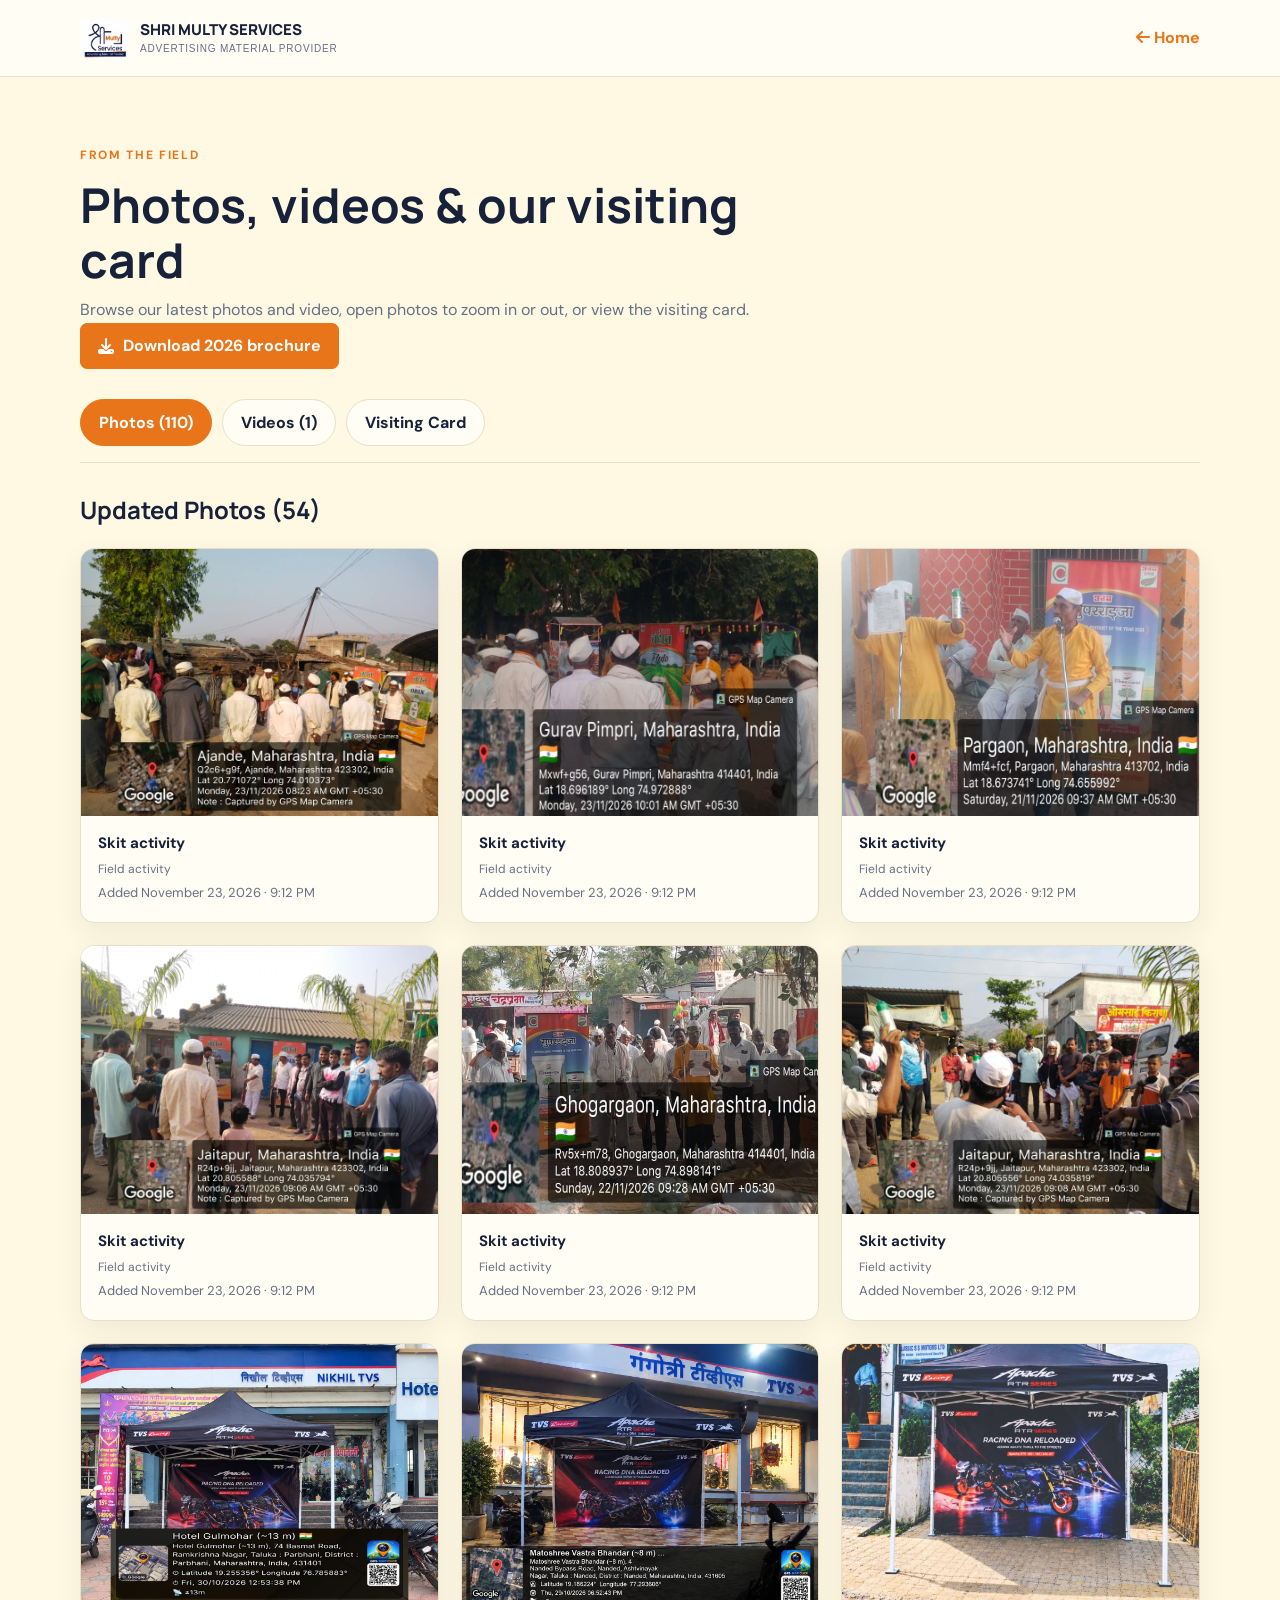
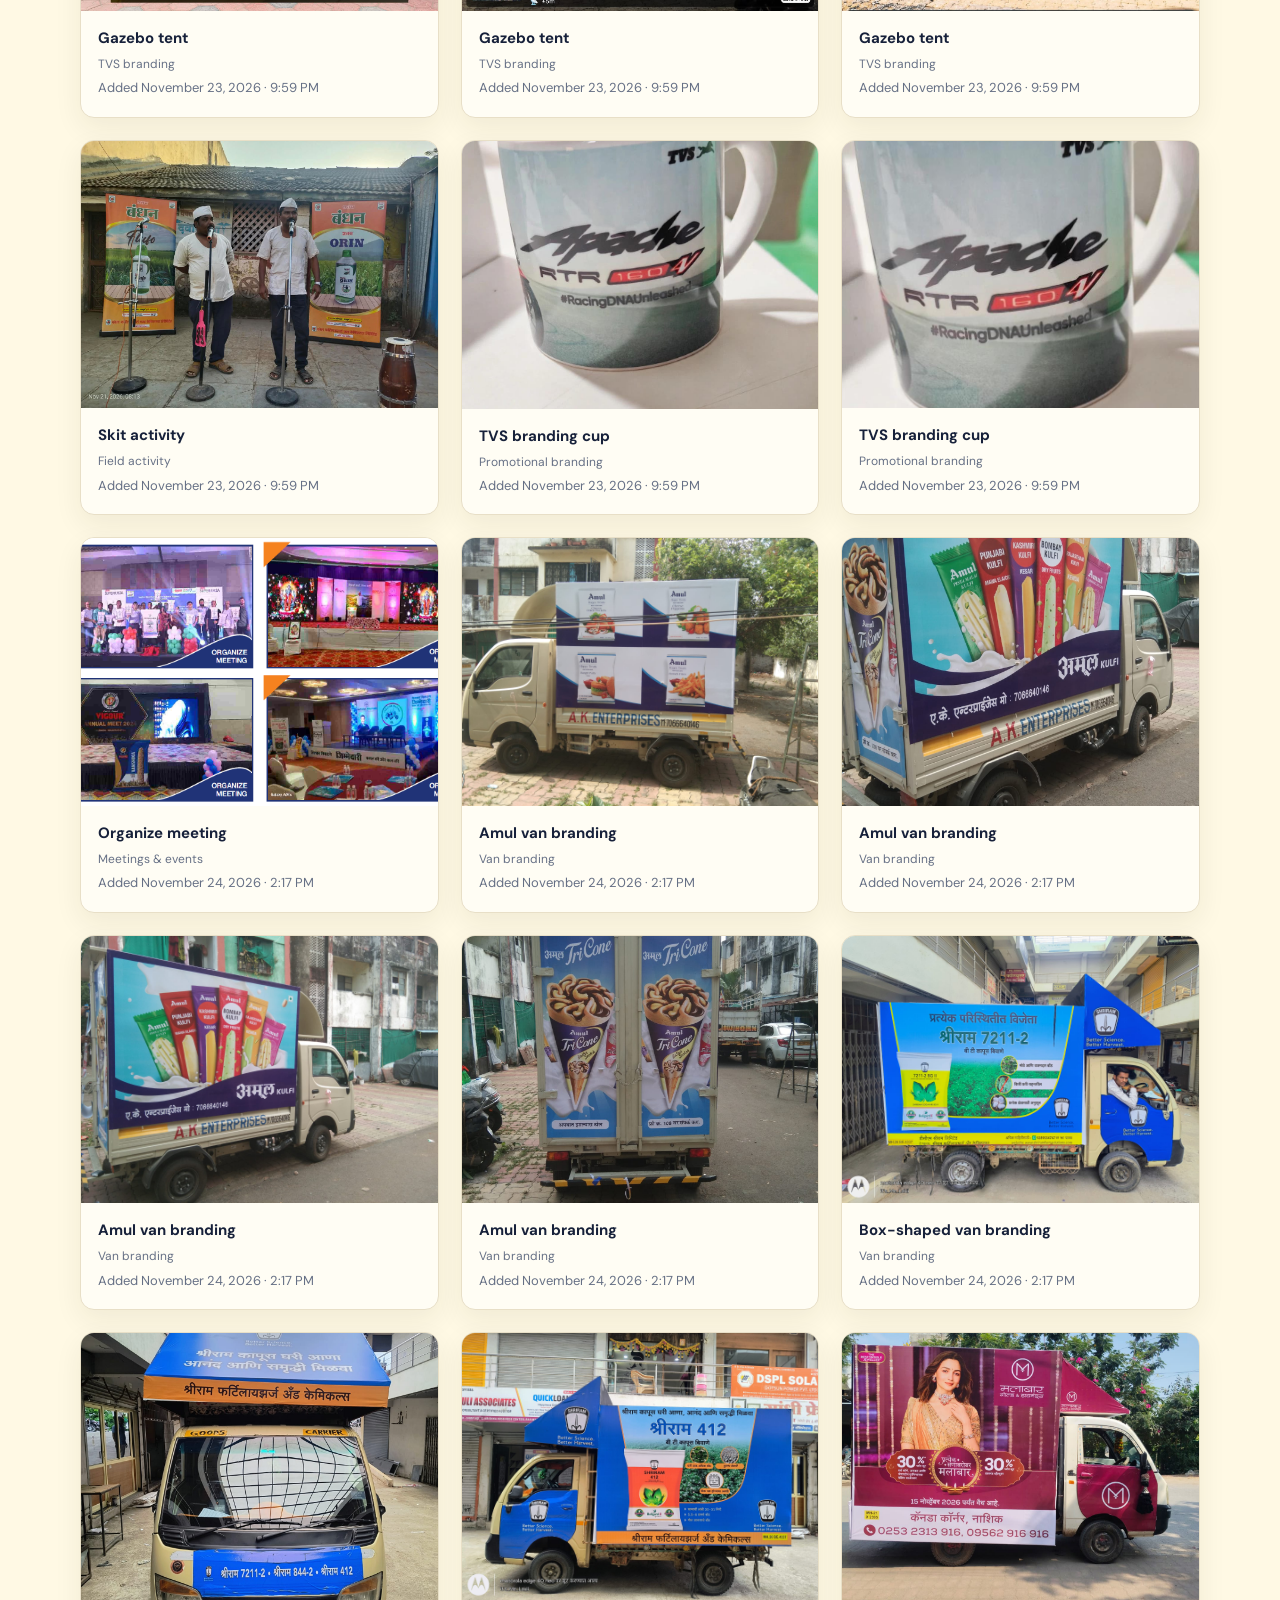
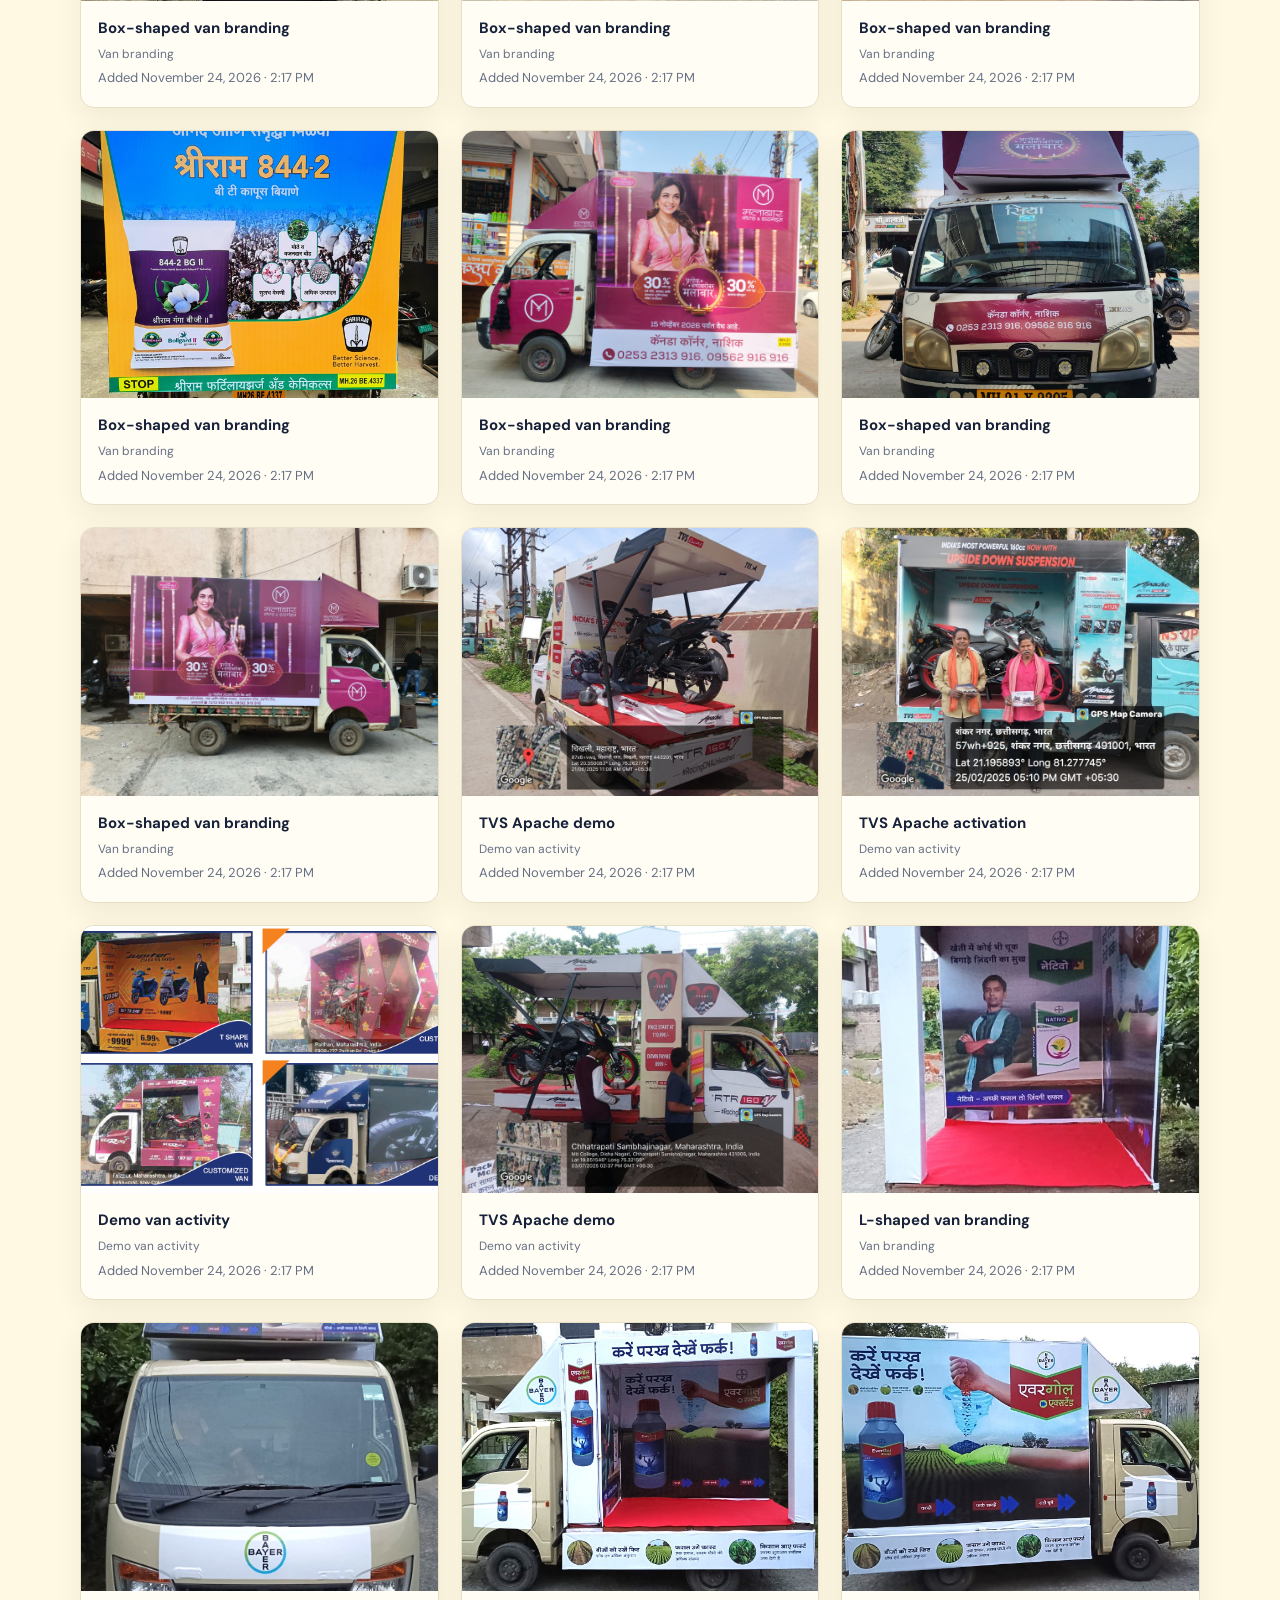
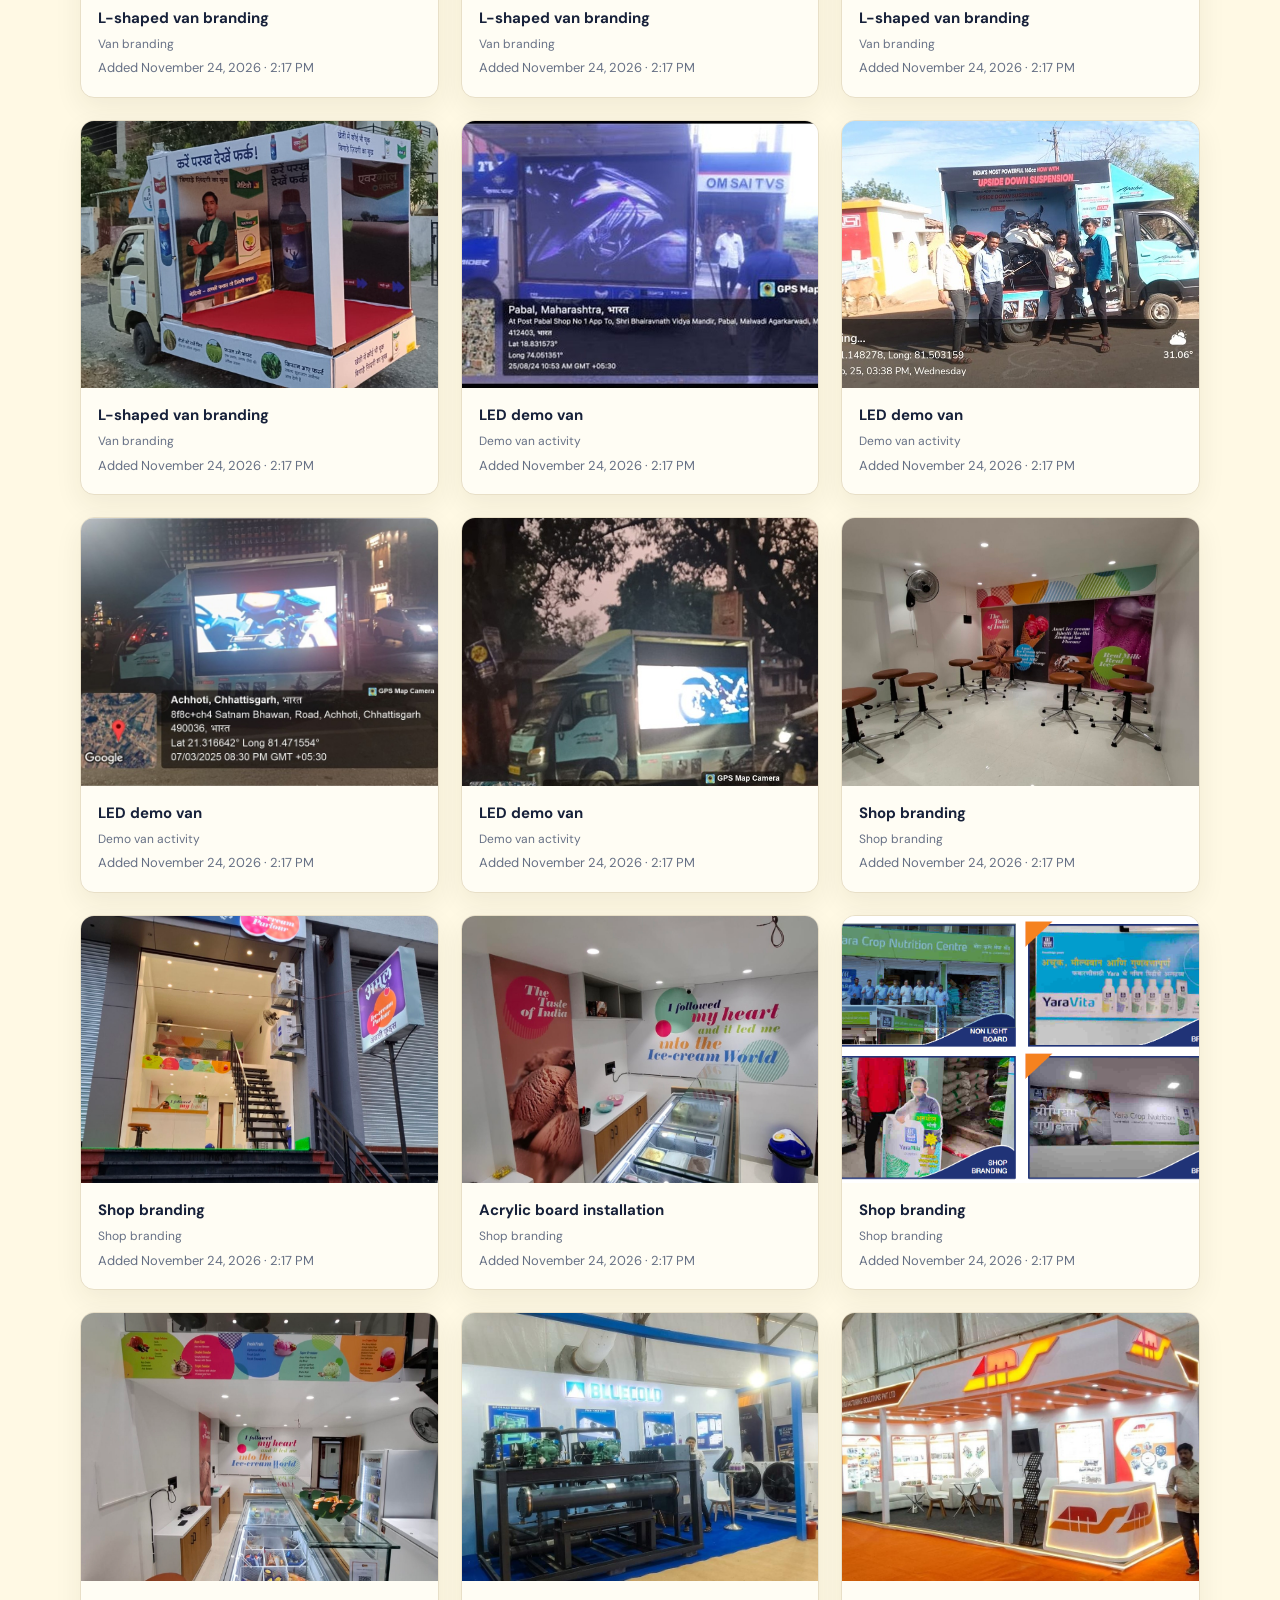
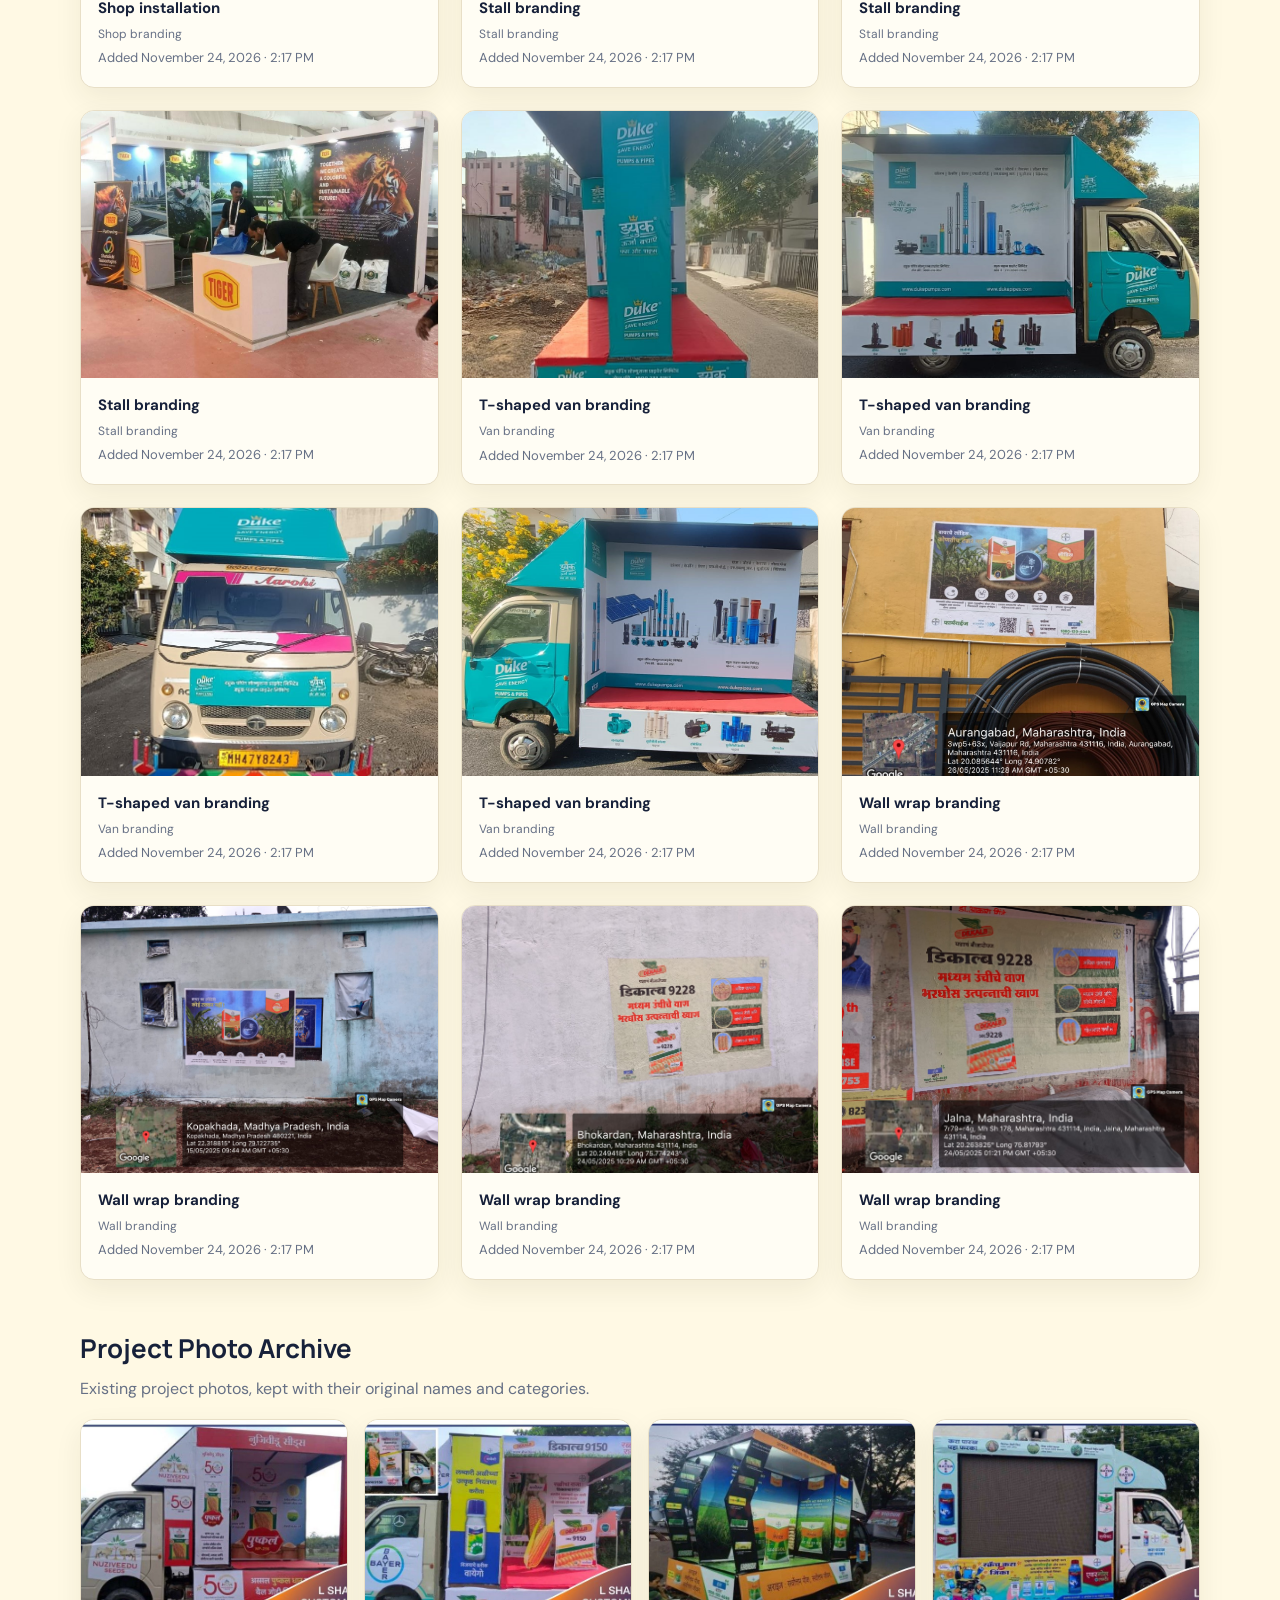
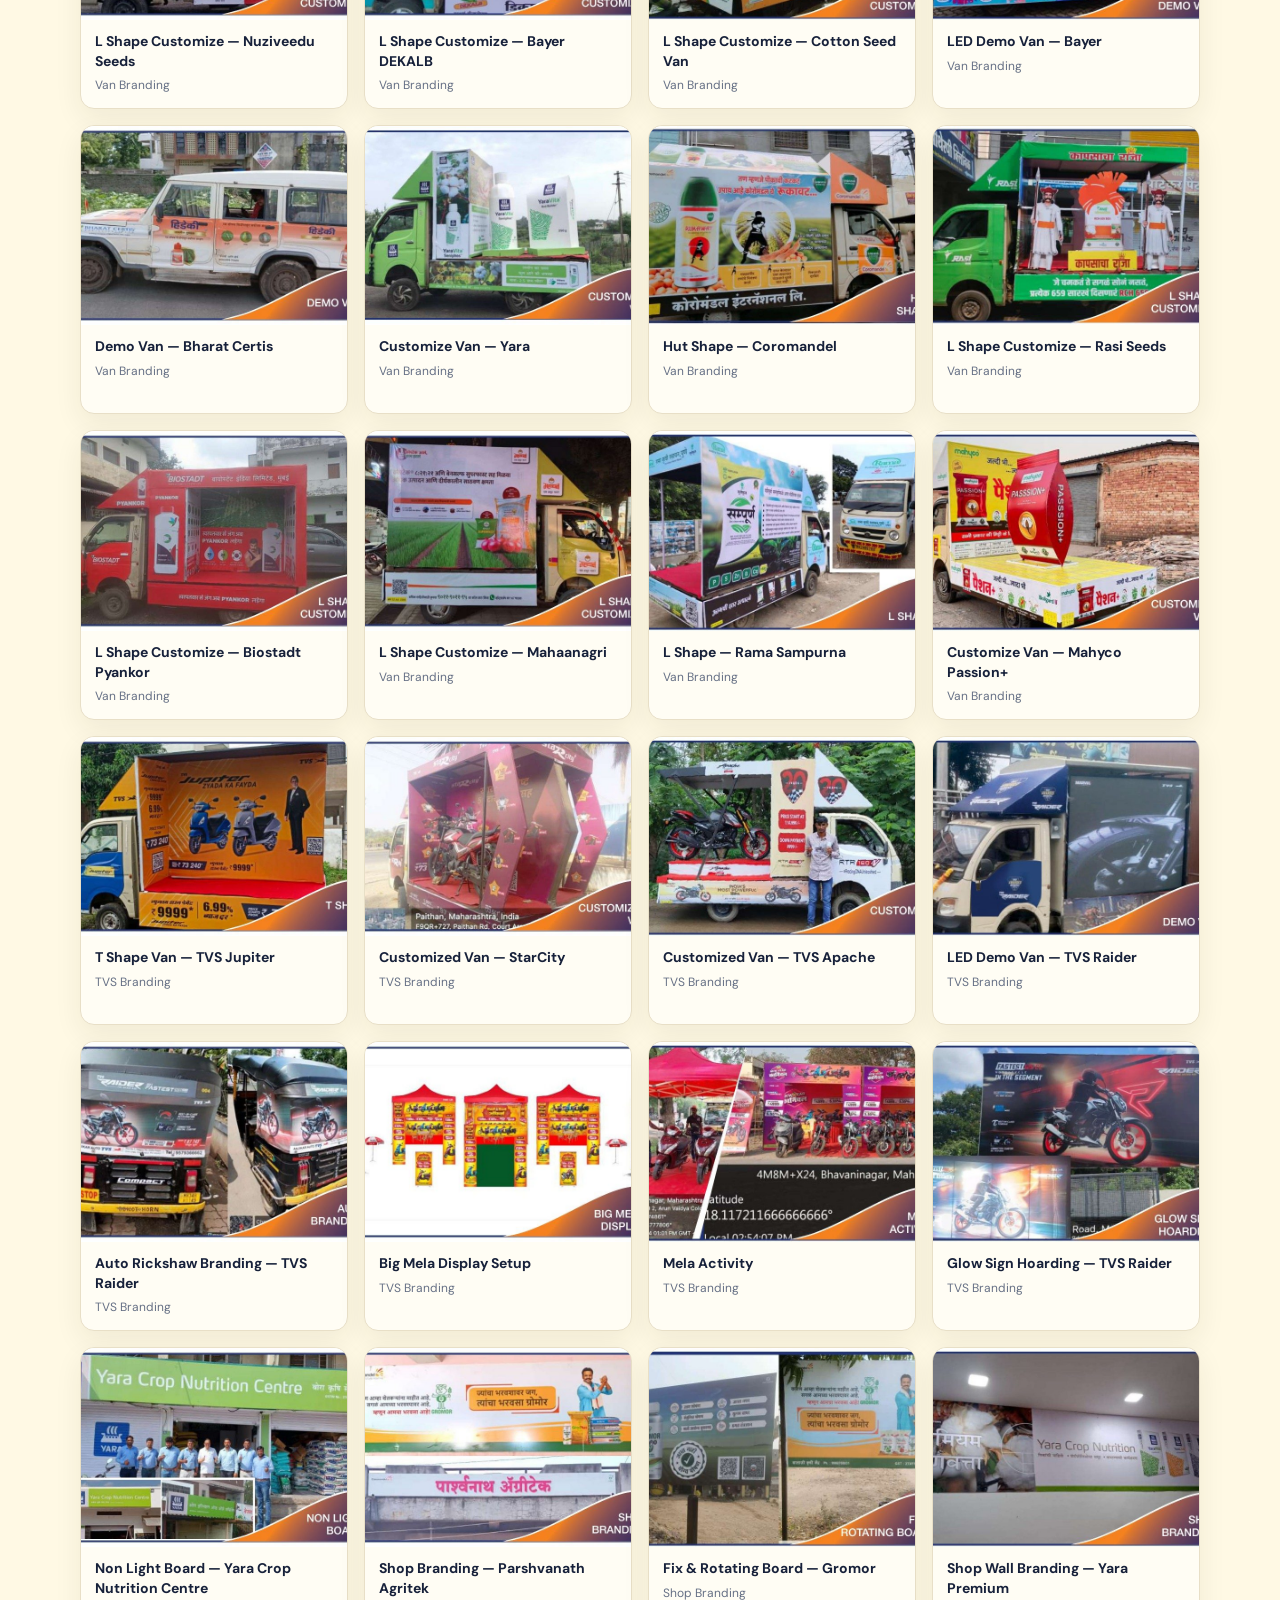
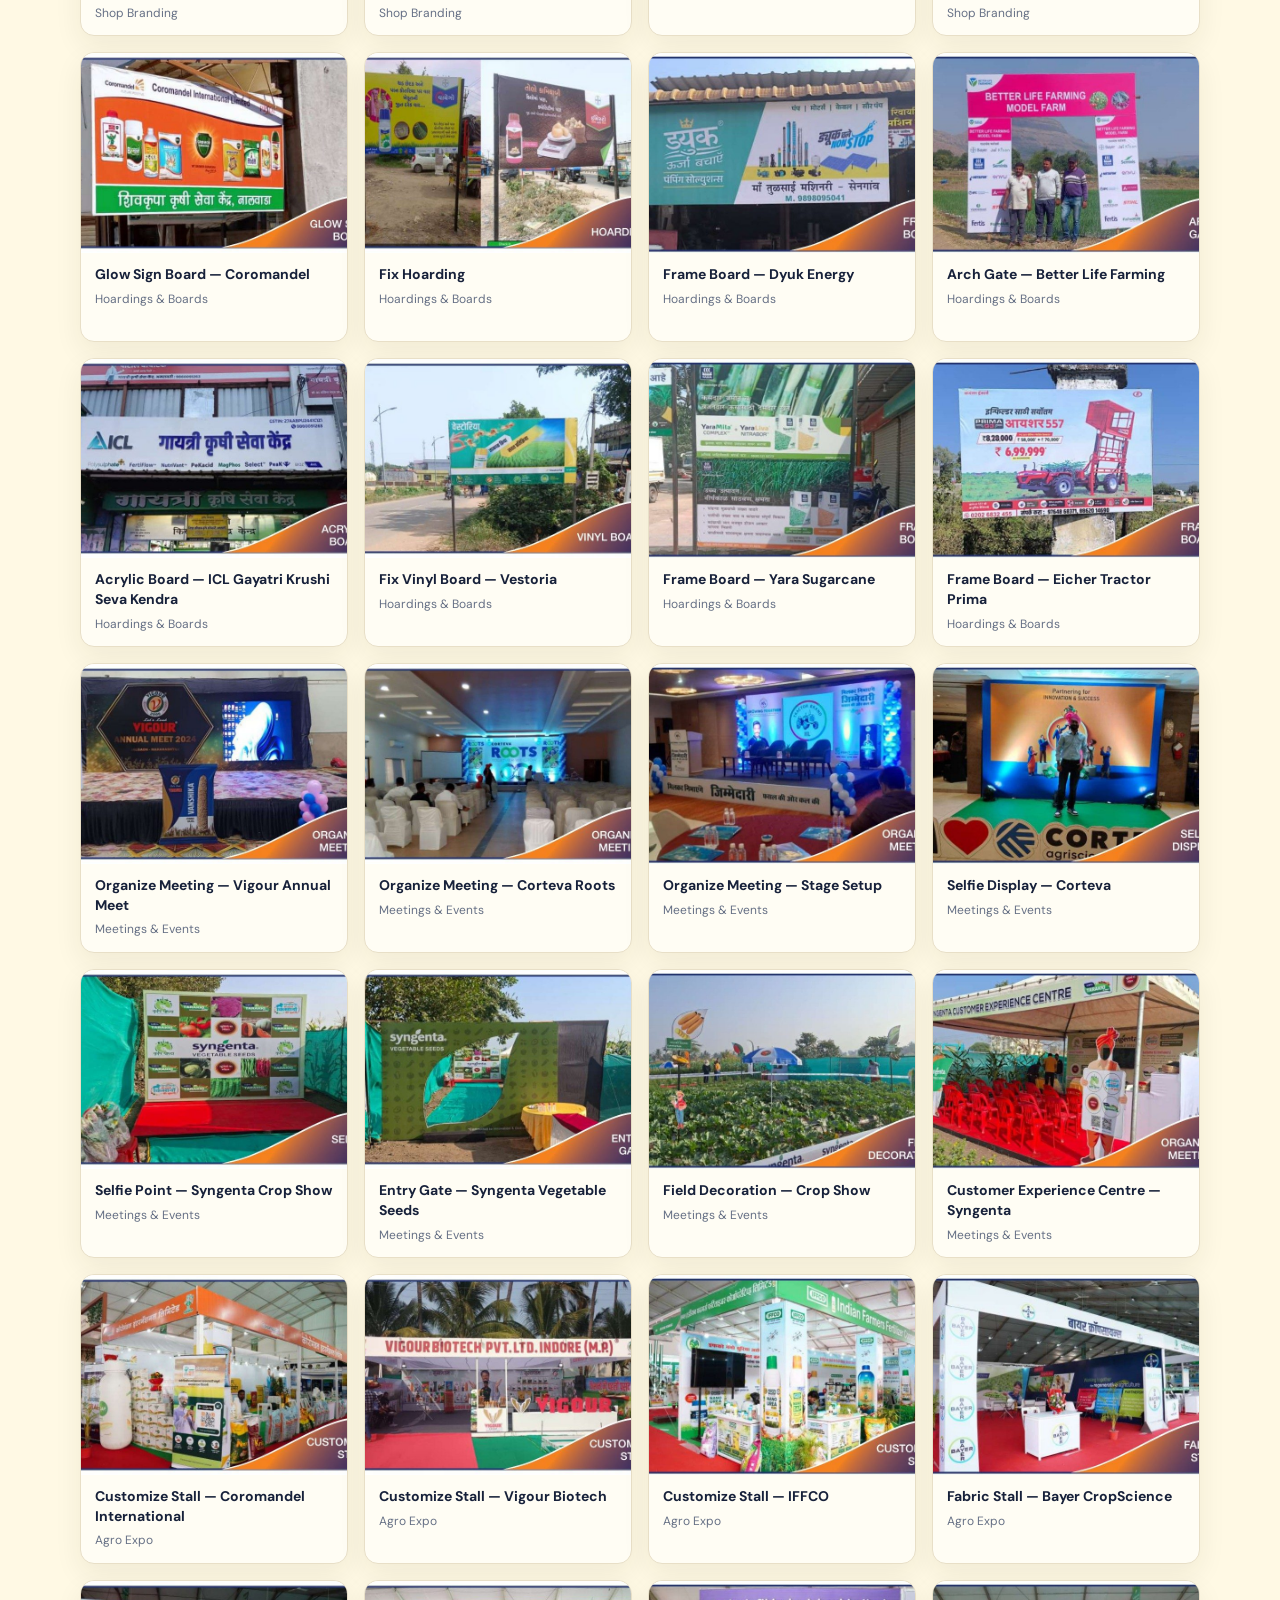
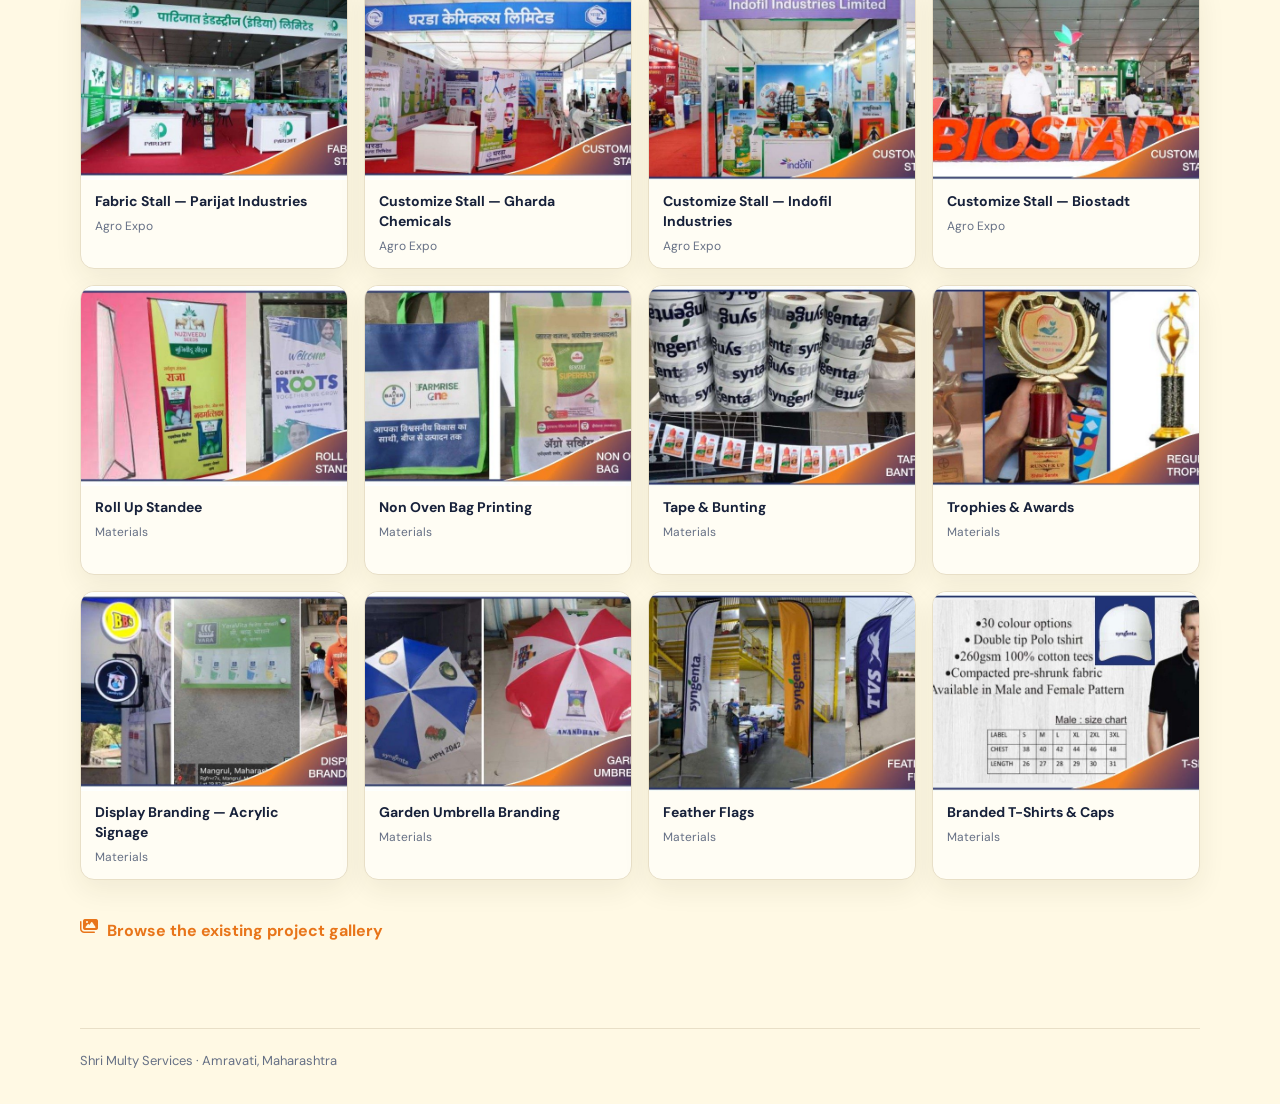
<file: media.html>
<!DOCTYPE html>
<html lang="en">
<head>
  <meta charset="UTF-8">
  <meta name="viewport" content="width=device-width, initial-scale=1.0">
  <meta name="description" content="Browse Shri Multy Services photos and videos, and download our visiting card.">
  <title>Photos, Videos &amp; Visiting Card | Shri Multy Services</title>
  <link rel="preconnect" href="https://fonts.googleapis.com">
  <link rel="preconnect" href="https://fonts.gstatic.com" crossorigin>
  <link href="https://fonts.googleapis.com/css2?family=DM+Sans:wght@400;500;600;700&family=Manrope:wght@500;600;700;800&display=swap" rel="stylesheet">
  <link rel="stylesheet" href="https://cdnjs.cloudflare.com/ajax/libs/font-awesome/6.5.1/css/all.min.css">
  <style>
    :root {
      color-scheme: light;
      --ink: #17213a;
      --muted: #667085;
      --orange: #e8751a;
      --gold: #f5d76d;
      --paper: #fffdf4;
      --line: #e8dfc7;
    }

    * { box-sizing: border-box; }
    body {
      margin: 0;
      background: #fff9e4;
      color: var(--ink);
      font: 16px/1.6 "DM Sans", sans-serif;
    }
    a { color: inherit; text-decoration: none; }
    button { font: inherit; }
    .topbar {
      background: var(--paper);
      border-bottom: 1px solid var(--line);
    }
    .topbar-inner, main, footer {
      width: min(1120px, calc(100% - 40px));
      margin: 0 auto;
    }
    .topbar-inner {
      min-height: 76px;
      display: flex;
      align-items: center;
      justify-content: space-between;
      gap: 20px;
    }
    .brand {
      display: flex;
      align-items: center;
      gap: 12px;
      font: 800 15px/1.25 Manrope, sans-serif;
    }
    .brand img { width: 48px; height: 48px; object-fit: contain; }
    .brand small {
      display: block;
      margin-top: 3px;
      color: var(--muted);
      font: 500 10px/1.3 Inter, sans-serif;
      letter-spacing: .08em;
      text-transform: uppercase;
    }
    .home-link { color: var(--orange); font-weight: 700; }
    main { padding: 64px 0 84px; }
    .intro { max-width: 720px; margin-bottom: 30px; }
    .eyebrow {
      color: var(--orange);
      font-size: 12px;
      font-weight: 700;
      letter-spacing: .14em;
      text-transform: uppercase;
    }
    h1, h2 { font-family: Manrope, sans-serif; }
    h1 { margin: 10px 0; font-size: clamp(32px, 5vw, 48px); line-height: 1.15; }
    .intro p { margin: 0; color: var(--muted); }
    .tabs {
      display: flex;
      flex-wrap: wrap;
      gap: 10px;
      margin: 28px 0;
      border-bottom: 1px solid var(--line);
      padding-bottom: 16px;
    }
    .tab {
      border: 1px solid var(--line);
      border-radius: 999px;
      padding: 10px 18px;
      background: var(--paper);
      color: var(--ink);
      cursor: pointer;
      font-weight: 700;
    }
    .tab[aria-selected="true"] {
      border-color: var(--orange);
      background: var(--orange);
      color: #fff;
    }
    .media-grid {
      display: grid;
      grid-template-columns: repeat(3, minmax(0, 1fr));
      gap: 22px;
    }
    .photo-section-title { margin: 0 0 18px; font-size: 24px; }
    .archive-heading { margin: 48px 0 18px; }
    .archive-heading h2 { margin: 0; font-size: 26px; }
    .archive-heading p { margin: 6px 0 0; color: var(--muted); }
    .project-grid { grid-template-columns: repeat(4, minmax(0, 1fr)); gap: 16px; }
    .project-grid .media-card img { aspect-ratio: 4 / 3; }
    .project-grid .media-card figcaption { min-height: 88px; padding: 12px 14px; }
    .project-grid .media-card strong { font-size: 14px; line-height: 1.4; }
    .project-category { display: block; margin-top: 5px; color: var(--muted); font-size: 12px; }
    .media-card, .visiting-card {
      overflow: hidden;
      border: 1px solid var(--line);
      border-radius: 14px;
      background: var(--paper);
      box-shadow: 0 10px 28px rgba(48, 41, 18, .07);
    }
    .media-card img, .media-card video {
      display: block;
      width: 100%;
      aspect-ratio: 4 / 3;
      background: #eee8d8;
      object-fit: cover;
    }
    .media-card figcaption { padding: 15px 17px 18px; }
    .media-card strong { display: block; font-size: 15px; }
    .media-card time { display: block; margin-top: 4px; color: var(--muted); font-size: 13px; }
    figure { margin: 0; }
    .video-grid { grid-template-columns: minmax(0, 760px); }
    .video-grid .media-card video { aspect-ratio: 16 / 9; }
    .video-actions { margin-top: 12px; }
    .sound-toggle { cursor: pointer; font: inherit; }
    .video-status {
      margin: 10px 0 0;
      color: var(--muted);
      font-size: 13px;
    }
    .video-local-notice {
      margin: 0 0 20px;
      padding: 14px 18px;
      border-left: 4px solid var(--orange);
      border-radius: 8px;
      background: #fff3d4;
      color: var(--ink);
      font-size: 14px;
    }
    .photo-open {
      display: block;
      width: 100%;
      padding: 0;
      overflow: hidden;
      border: 0;
      background: transparent;
      cursor: zoom-in;
    }
    .photo-open img { transition: transform .25s ease; }
    .photo-open:hover img { transform: scale(1.04); }
    .media-error .photo-open::after {
      content: "Photo could not be loaded";
      display: block;
      padding: 16px;
      color: var(--muted);
    }
    .media-lightbox {
      width: min(94vw, 1200px);
      max-width: none;
      max-height: 92vh;
      padding: 16px;
      border: 1px solid rgba(255,255,255,.2);
      border-radius: 14px;
      background: #111827;
      color: #fff;
    }
    .media-lightbox::backdrop { background: rgba(5, 9, 17, .88); }
    .lightbox-toolbar {
      display: flex;
      align-items: center;
      justify-content: space-between;
      gap: 16px;
      margin-bottom: 12px;
    }
    .lightbox-caption { margin: 0; font-weight: 700; }
    .lightbox-controls { display: flex; gap: 8px; }
    .lightbox-controls button {
      width: 42px;
      height: 42px;
      border: 1px solid #667085;
      border-radius: 8px;
      background: #263248;
      color: #fff;
      cursor: pointer;
      font-size: 24px;
    }
    .lightbox-controls button:disabled { opacity: .45; cursor: default; }
    .lightbox-stage {
      display: flex;
      align-items: center;
      justify-content: center;
      max-height: 76vh;
      overflow: auto;
      overscroll-behavior: contain;
    }
    .lightbox-image {
      max-width: 100%;
      max-height: 74vh;
      object-fit: contain;
      transform-origin: center;
      transition: transform .15s ease;
    }
    .lightbox-hint { margin: 10px 0 0; color: #d0d5dd; font-size: 13px; }
    .card-layout {
      display: grid;
      grid-template-columns: minmax(220px, 420px) minmax(260px, 1fr);
      align-items: center;
      gap: 38px;
    }
    .visiting-card { padding: 12px; }
    .visiting-card img { display: block; width: 100%; height: auto; max-height: 260px; object-fit: contain; border-radius: 8px; }
    .card-copy h2 { margin: 0 0 10px; font-size: 26px; }
    .card-copy p { margin: 0 0 22px; color: var(--muted); }
    .downloads { display: flex; flex-wrap: wrap; gap: 12px; }
    .download {
      display: inline-flex;
      align-items: center;
      justify-content: center;
      gap: 9px;
      min-height: 46px;
      padding: 0 17px;
      border: 1px solid var(--orange);
      border-radius: 7px;
      background: var(--orange);
      color: #fff;
      font-weight: 700;
    }
    .download.secondary { background: transparent; color: var(--orange); }
    .archive-link {
      display: inline-flex;
      gap: 9px;
      margin-top: 38px;
      color: var(--orange);
      font-weight: 700;
    }
    footer {
      padding: 22px 0 32px;
      border-top: 1px solid var(--line);
      color: var(--muted);
      font-size: 13px;
    }
    [hidden] { display: none !important; }
    :focus-visible { outline: 3px solid #1c66c2; outline-offset: 3px; }

    @media (max-width: 760px) {
      .media-grid { grid-template-columns: repeat(2, minmax(0, 1fr)); gap: 14px; }
      .project-grid { grid-template-columns: repeat(2, minmax(0, 1fr)); }
      .card-layout { grid-template-columns: minmax(0, 1fr); gap: 24px; }
      .visiting-card { max-width: 420px; }
    }
    @media (max-width: 520px) {
      .topbar-inner, main, footer { width: min(100% - 28px, 1120px); }
      .topbar-inner { min-height: 68px; }
      .brand img { width: 40px; height: 40px; }
      .brand { gap: 8px; font-size: 13px; }
      main { padding: 42px 0 58px; }
      .media-grid { grid-template-columns: minmax(0, 1fr); }
      .project-grid { grid-template-columns: repeat(2, minmax(0, 1fr)); gap: 10px; }
      .tabs { gap: 8px; }
      .tab { padding: 9px 13px; font-size: 14px; }
    }
  </style>
</head>
<body>
  <header class="topbar">
    <div class="topbar-inner">
      <a class="brand" href="index.html">
        <img src="logo.png" alt="">
        <span>SHRI MULTY SERVICES<small>Advertising Material Provider</small></span>
      </a>
      <a class="home-link" href="index.html"><i class="fa-solid fa-arrow-left"></i> Home</a>
    </div>
  </header>

  <main>
    <div class="intro">
      <span class="eyebrow">From the field</span>
      <h1>Photos, videos &amp; our visiting card</h1>
      <p>Browse our latest photos and video, open photos to zoom in or out, or view the visiting card.</p>
      <a class="download" href="SMS%20FULL%202026.pdf" download="SMS-FULL-2026.pdf"><i class="fa-solid fa-download"></i> Download 2026 brochure</a>
    </div>

    <div class="tabs" role="tablist" aria-label="Media library">
      <button class="tab" id="photos-tab" type="button" role="tab" aria-controls="photos-panel" aria-selected="false" data-panel="photos-panel" tabindex="-1">Photos <span>(110)</span></button>
      <button class="tab" id="videos-tab" type="button" role="tab" aria-controls="videos-panel" aria-selected="true" data-panel="videos-panel">Videos <span>(1)</span></button>
      <button class="tab" id="card-tab" type="button" role="tab" aria-controls="card-panel" aria-selected="false" data-panel="card-panel" tabindex="-1">Visiting Card</button>
    </div>

    <section id="photos-panel" role="tabpanel" aria-labelledby="photos-tab" hidden>
      <h2 class="photo-section-title">Recent Photos</h2>
      <div class="media-grid">
        <figure class="media-card">
          <img src="Photoes/WhatsApp%20Image%202026-11-23%20at%204.07.03%20PM.jpeg" alt="Shri Multy Services field photo, image 1" loading="lazy">
          <figcaption><strong>Field photo 1</strong><time datetime="2026-11-23T16:07:03">November 23, 2026 · 4:07:03 PM</time></figcaption>
        </figure>
        <figure class="media-card">
          <img src="Photoes/WhatsApp%20Image%202026-11-23%20at%204.07.03%20PM%20(1).jpeg" alt="Shri Multy Services field photo, image 2" loading="lazy">
          <figcaption><strong>Field photo 2</strong><time datetime="2026-11-23T16:07:03">November 23, 2026 · 4:07:03 PM</time></figcaption>
        </figure>
        <figure class="media-card">
          <img src="Photoes/WhatsApp%20Image%202026-11-23%20at%204.15.34%20PM.jpeg" alt="Shri Multy Services field photo, image 3" loading="lazy">
          <figcaption><strong>Field photo 3</strong><time datetime="2026-11-23T16:15:34">November 23, 2026 · 4:15:34 PM</time></figcaption>
        </figure>
        <figure class="media-card">
          <img src="Photoes/WhatsApp%20Image%202026-11-23%20at%204.15.34%20PM%20(1).jpeg" alt="Shri Multy Services field photo, image 4" loading="lazy">
          <figcaption><strong>Field photo 4</strong><time datetime="2026-11-23T16:15:34">November 23, 2026 · 4:15:34 PM</time></figcaption>
        </figure>
        <figure class="media-card">
          <img src="Photoes/WhatsApp%20Image%202026-11-23%20at%204.25.37%20PM.jpeg" alt="Shri Multy Services field photo, image 5" loading="lazy">
          <figcaption><strong>Field photo 5</strong><time datetime="2026-11-23T16:25:37">November 23, 2026 · 4:25:37 PM</time></figcaption>
        </figure>
        <figure class="media-card">
          <img src="Photoes/WhatsApp%20Image%202026-11-23%20at%204.25.37%20PM%20(1).jpeg" alt="Shri Multy Services field photo, image 6" loading="lazy">
          <figcaption><strong>Field photo 6</strong><time datetime="2026-11-23T16:25:37">November 23, 2026 · 4:25:37 PM</time></figcaption>
        </figure>
        <figure class="media-card">
          <img src="Photoes/WhatsApp%20Image%202026-11-23%20at%204.25.37%20PM%20(2).jpeg" alt="Shri Multy Services field photo, image 7" loading="lazy">
          <figcaption><strong>Field photo 7</strong><time datetime="2026-11-23T16:25:37">November 23, 2026 · 4:25:37 PM</time></figcaption>
        </figure>
      </div>
      <div class="archive-heading">
        <h2>Additional Photos (45)</h2>
        <p>More photos uploaded on November 23, 2026.</p>
      </div>
      <div class="media-grid new-photo-grid">
        <figure class="media-card">
          <img src="Photoes/WhatsApp%20Unknown%202026-11-23%20at%209.59.29%20PM/WhatsApp%20Image%202026-11-23%20at%209.57.24%20PM.jpeg" alt="Shri Multy Services photo captured November 23, 2026 at 9:57:24 PM" loading="lazy">
          <figcaption><strong>WhatsApp photo · 9:57:24 PM</strong><time datetime="2026-11-23T21:57:24">November 23, 2026 · 9:57:24 PM</time></figcaption>
        </figure>
        <figure class="media-card">
          <img src="Photoes/WhatsApp%20Unknown%202026-11-23%20at%209.59.29%20PM/WhatsApp%20Image%202026-11-23%20at%209.57.26%20PM.jpeg" alt="Shri Multy Services photo captured November 23, 2026 at 9:57:26 PM" loading="lazy">
          <figcaption><strong>WhatsApp photo · 9:57:26 PM</strong><time datetime="2026-11-23T21:57:26">November 23, 2026 · 9:57:26 PM</time></figcaption>
        </figure>
        <figure class="media-card">
          <img src="Photoes/WhatsApp%20Unknown%202026-11-23%20at%209.59.29%20PM/WhatsApp%20Image%202026-11-23%20at%209.57.27%20PM.jpeg" alt="Shri Multy Services photo captured November 23, 2026 at 9:57:27 PM" loading="lazy">
          <figcaption><strong>WhatsApp photo · 9:57:27 PM</strong><time datetime="2026-11-23T21:57:27">November 23, 2026 · 9:57:27 PM</time></figcaption>
        </figure>
        <figure class="media-card">
          <img src="Photoes/WhatsApp%20Unknown%202026-11-23%20at%209.59.29%20PM/WhatsApp%20Image%202026-11-23%20at%209.57.29%20PM%20%281%29.jpeg" alt="Shri Multy Services photo captured November 23, 2026 at 9:57:29 PM" loading="lazy">
          <figcaption><strong>WhatsApp photo · 9:57:29 PM</strong><time datetime="2026-11-23T21:57:29">November 23, 2026 · 9:57:29 PM</time></figcaption>
        </figure>
        <figure class="media-card">
          <img src="Photoes/WhatsApp%20Unknown%202026-11-23%20at%209.59.29%20PM/WhatsApp%20Image%202026-11-23%20at%209.57.29%20PM.jpeg" alt="Shri Multy Services photo captured November 23, 2026 at 9:57:29 PM (2)" loading="lazy">
          <figcaption><strong>WhatsApp photo · 9:57:29 PM (2)</strong><time datetime="2026-11-23T21:57:29">November 23, 2026 · 9:57:29 PM</time></figcaption>
        </figure>
        <figure class="media-card">
          <img src="Photoes/WhatsApp%20Unknown%202026-11-23%20at%209.59.29%20PM/WhatsApp%20Image%202026-11-23%20at%209.57.30%20PM.jpeg" alt="Shri Multy Services photo captured November 23, 2026 at 9:57:30 PM" loading="lazy">
          <figcaption><strong>WhatsApp photo · 9:57:30 PM</strong><time datetime="2026-11-23T21:57:30">November 23, 2026 · 9:57:30 PM</time></figcaption>
        </figure>
        <figure class="media-card">
          <img src="Photoes/WhatsApp%20Unknown%202026-11-23%20at%209.59.29%20PM/WhatsApp%20Image%202026-11-23%20at%209.57.31%20PM%20%281%29.jpeg" alt="Shri Multy Services photo captured November 23, 2026 at 9:57:31 PM" loading="lazy">
          <figcaption><strong>WhatsApp photo · 9:57:31 PM</strong><time datetime="2026-11-23T21:57:31">November 23, 2026 · 9:57:31 PM</time></figcaption>
        </figure>
        <figure class="media-card">
          <img src="Photoes/WhatsApp%20Unknown%202026-11-23%20at%209.59.29%20PM/WhatsApp%20Image%202026-11-23%20at%209.57.31%20PM.jpeg" alt="Shri Multy Services photo captured November 23, 2026 at 9:57:31 PM (2)" loading="lazy">
          <figcaption><strong>WhatsApp photo · 9:57:31 PM (2)</strong><time datetime="2026-11-23T21:57:31">November 23, 2026 · 9:57:31 PM</time></figcaption>
        </figure>
        <figure class="media-card">
          <img src="Photoes/WhatsApp%20Unknown%202026-11-23%20at%209.59.29%20PM/WhatsApp%20Image%202026-11-23%20at%209.57.32%20PM%20%281%29.jpeg" alt="Shri Multy Services photo captured November 23, 2026 at 9:57:32 PM" loading="lazy">
          <figcaption><strong>WhatsApp photo · 9:57:32 PM</strong><time datetime="2026-11-23T21:57:32">November 23, 2026 · 9:57:32 PM</time></figcaption>
        </figure>
        <figure class="media-card">
          <img src="Photoes/WhatsApp%20Unknown%202026-11-23%20at%209.59.29%20PM/WhatsApp%20Image%202026-11-23%20at%209.57.32%20PM.jpeg" alt="Shri Multy Services photo captured November 23, 2026 at 9:57:32 PM (2)" loading="lazy">
          <figcaption><strong>WhatsApp photo · 9:57:32 PM (2)</strong><time datetime="2026-11-23T21:57:32">November 23, 2026 · 9:57:32 PM</time></figcaption>
        </figure>
        <figure class="media-card">
          <img src="Photoes/WhatsApp%20Unknown%202026-11-23%20at%209.59.29%20PM/WhatsApp%20Image%202026-11-23%20at%209.57.34%20PM%20%281%29.jpeg" alt="Shri Multy Services photo captured November 23, 2026 at 9:57:34 PM" loading="lazy">
          <figcaption><strong>WhatsApp photo · 9:57:34 PM</strong><time datetime="2026-11-23T21:57:34">November 23, 2026 · 9:57:34 PM</time></figcaption>
        </figure>
        <figure class="media-card">
          <img src="Photoes/WhatsApp%20Unknown%202026-11-23%20at%209.59.29%20PM/WhatsApp%20Image%202026-11-23%20at%209.57.34%20PM.jpeg" alt="Shri Multy Services photo captured November 23, 2026 at 9:57:34 PM (2)" loading="lazy">
          <figcaption><strong>WhatsApp photo · 9:57:34 PM (2)</strong><time datetime="2026-11-23T21:57:34">November 23, 2026 · 9:57:34 PM</time></figcaption>
        </figure>
        <figure class="media-card">
          <img src="Photoes/WhatsApp%20Unknown%202026-11-23%20at%209.59.29%20PM/WhatsApp%20Image%202026-11-23%20at%209.57.35%20PM.jpeg" alt="Shri Multy Services photo captured November 23, 2026 at 9:57:35 PM" loading="lazy">
          <figcaption><strong>WhatsApp photo · 9:57:35 PM</strong><time datetime="2026-11-23T21:57:35">November 23, 2026 · 9:57:35 PM</time></figcaption>
        </figure>
        <figure class="media-card">
          <img src="Photoes/WhatsApp%20Unknown%202026-11-23%20at%209.59.29%20PM/WhatsApp%20Image%202026-11-23%20at%209.57.36%20PM%20%281%29.jpeg" alt="Shri Multy Services photo captured November 23, 2026 at 9:57:36 PM" loading="lazy">
          <figcaption><strong>WhatsApp photo · 9:57:36 PM</strong><time datetime="2026-11-23T21:57:36">November 23, 2026 · 9:57:36 PM</time></figcaption>
        </figure>
        <figure class="media-card">
          <img src="Photoes/WhatsApp%20Unknown%202026-11-23%20at%209.59.29%20PM/WhatsApp%20Image%202026-11-23%20at%209.57.36%20PM%20%282%29.jpeg" alt="Shri Multy Services photo captured November 23, 2026 at 9:57:36 PM (2)" loading="lazy">
          <figcaption><strong>WhatsApp photo · 9:57:36 PM (2)</strong><time datetime="2026-11-23T21:57:36">November 23, 2026 · 9:57:36 PM</time></figcaption>
        </figure>
        <figure class="media-card">
          <img src="Photoes/WhatsApp%20Unknown%202026-11-23%20at%209.59.29%20PM/WhatsApp%20Image%202026-11-23%20at%209.57.36%20PM.jpeg" alt="Shri Multy Services photo captured November 23, 2026 at 9:57:36 PM (3)" loading="lazy">
          <figcaption><strong>WhatsApp photo · 9:57:36 PM (3)</strong><time datetime="2026-11-23T21:57:36">November 23, 2026 · 9:57:36 PM</time></figcaption>
        </figure>
        <figure class="media-card">
          <img src="Photoes/WhatsApp%20Unknown%202026-11-23%20at%209.59.29%20PM/WhatsApp%20Image%202026-11-23%20at%209.57.37%20PM.jpeg" alt="Shri Multy Services photo captured November 23, 2026 at 9:57:37 PM" loading="lazy">
          <figcaption><strong>WhatsApp photo · 9:57:37 PM</strong><time datetime="2026-11-23T21:57:37">November 23, 2026 · 9:57:37 PM</time></figcaption>
        </figure>
        <figure class="media-card">
          <img src="Photoes/WhatsApp%20Unknown%202026-11-23%20at%209.59.29%20PM/WhatsApp%20Image%202026-11-23%20at%209.57.38%20PM%20%281%29.jpeg" alt="Shri Multy Services photo captured November 23, 2026 at 9:57:38 PM" loading="lazy">
          <figcaption><strong>WhatsApp photo · 9:57:38 PM</strong><time datetime="2026-11-23T21:57:38">November 23, 2026 · 9:57:38 PM</time></figcaption>
        </figure>
        <figure class="media-card">
          <img src="Photoes/WhatsApp%20Unknown%202026-11-23%20at%209.59.29%20PM/WhatsApp%20Image%202026-11-23%20at%209.57.38%20PM.jpeg" alt="Shri Multy Services photo captured November 23, 2026 at 9:57:38 PM (2)" loading="lazy">
          <figcaption><strong>WhatsApp photo · 9:57:38 PM (2)</strong><time datetime="2026-11-23T21:57:38">November 23, 2026 · 9:57:38 PM</time></figcaption>
        </figure>
        <figure class="media-card">
          <img src="Photoes/WhatsApp%20Unknown%202026-11-23%20at%209.59.29%20PM/WhatsApp%20Image%202026-11-23%20at%209.57.39%20PM.jpeg" alt="Shri Multy Services photo captured November 23, 2026 at 9:57:39 PM" loading="lazy">
          <figcaption><strong>WhatsApp photo · 9:57:39 PM</strong><time datetime="2026-11-23T21:57:39">November 23, 2026 · 9:57:39 PM</time></figcaption>
        </figure>
        <figure class="media-card">
          <img src="Photoes/WhatsApp%20Unknown%202026-11-23%20at%209.59.29%20PM/WhatsApp%20Image%202026-11-23%20at%209.57.41%20PM.jpeg" alt="Shri Multy Services photo captured November 23, 2026 at 9:57:41 PM" loading="lazy">
          <figcaption><strong>WhatsApp photo · 9:57:41 PM</strong><time datetime="2026-11-23T21:57:41">November 23, 2026 · 9:57:41 PM</time></figcaption>
        </figure>
        <figure class="media-card">
          <img src="Photoes/WhatsApp%20Unknown%202026-11-23%20at%209.59.29%20PM/WhatsApp%20Image%202026-11-23%20at%209.57.42%20PM.jpeg" alt="Shri Multy Services photo captured November 23, 2026 at 9:57:42 PM" loading="lazy">
          <figcaption><strong>WhatsApp photo · 9:57:42 PM</strong><time datetime="2026-11-23T21:57:42">November 23, 2026 · 9:57:42 PM</time></figcaption>
        </figure>
        <figure class="media-card">
          <img src="Photoes/WhatsApp%20Unknown%202026-11-23%20at%209.59.29%20PM/WhatsApp%20Image%202026-11-23%20at%209.57.44%20PM.jpeg" alt="Shri Multy Services photo captured November 23, 2026 at 9:57:44 PM" loading="lazy">
          <figcaption><strong>WhatsApp photo · 9:57:44 PM</strong><time datetime="2026-11-23T21:57:44">November 23, 2026 · 9:57:44 PM</time></figcaption>
        </figure>
        <figure class="media-card">
          <img src="Photoes/WhatsApp%20Unknown%202026-11-23%20at%209.59.29%20PM/WhatsApp%20Image%202026-11-23%20at%209.57.45%20PM.jpeg" alt="Shri Multy Services photo captured November 23, 2026 at 9:57:45 PM" loading="lazy">
          <figcaption><strong>WhatsApp photo · 9:57:45 PM</strong><time datetime="2026-11-23T21:57:45">November 23, 2026 · 9:57:45 PM</time></figcaption>
        </figure>
        <figure class="media-card">
          <img src="Photoes/WhatsApp%20Unknown%202026-11-23%20at%209.59.29%20PM/WhatsApp%20Image%202026-11-23%20at%209.57.58%20PM.jpeg" alt="Shri Multy Services photo captured November 23, 2026 at 9:57:58 PM" loading="lazy">
          <figcaption><strong>WhatsApp photo · 9:57:58 PM</strong><time datetime="2026-11-23T21:57:58">November 23, 2026 · 9:57:58 PM</time></figcaption>
        </figure>
        <figure class="media-card">
          <img src="Photoes/WhatsApp%20Unknown%202026-11-23%20at%209.59.29%20PM/WhatsApp%20Image%202026-11-23%20at%209.58.01%20PM.jpeg" alt="Shri Multy Services photo captured November 23, 2026 at 9:58:01 PM" loading="lazy">
          <figcaption><strong>WhatsApp photo · 9:58:01 PM</strong><time datetime="2026-11-23T21:58:01">November 23, 2026 · 9:58:01 PM</time></figcaption>
        </figure>
        <figure class="media-card">
          <img src="Photoes/WhatsApp%20Unknown%202026-11-23%20at%209.59.29%20PM/WhatsApp%20Image%202026-11-23%20at%209.58.02%20PM.jpeg" alt="Shri Multy Services photo captured November 23, 2026 at 9:58:02 PM" loading="lazy">
          <figcaption><strong>WhatsApp photo · 9:58:02 PM</strong><time datetime="2026-11-23T21:58:02">November 23, 2026 · 9:58:02 PM</time></figcaption>
        </figure>
        <figure class="media-card">
          <img src="Photoes/WhatsApp%20Unknown%202026-11-23%20at%209.59.29%20PM/WhatsApp%20Image%202026-11-23%20at%209.58.03%20PM.jpeg" alt="Shri Multy Services photo captured November 23, 2026 at 9:58:03 PM" loading="lazy">
          <figcaption><strong>WhatsApp photo · 9:58:03 PM</strong><time datetime="2026-11-23T21:58:03">November 23, 2026 · 9:58:03 PM</time></figcaption>
        </figure>
        <figure class="media-card">
          <img src="Photoes/WhatsApp%20Unknown%202026-11-23%20at%209.59.29%20PM/WhatsApp%20Image%202026-11-23%20at%209.58.04%20PM%20%281%29.jpeg" alt="Shri Multy Services photo captured November 23, 2026 at 9:58:04 PM" loading="lazy">
          <figcaption><strong>WhatsApp photo · 9:58:04 PM</strong><time datetime="2026-11-23T21:58:04">November 23, 2026 · 9:58:04 PM</time></figcaption>
        </figure>
        <figure class="media-card">
          <img src="Photoes/WhatsApp%20Unknown%202026-11-23%20at%209.59.29%20PM/WhatsApp%20Image%202026-11-23%20at%209.58.04%20PM.jpeg" alt="Shri Multy Services photo captured November 23, 2026 at 9:58:04 PM (2)" loading="lazy">
          <figcaption><strong>WhatsApp photo · 9:58:04 PM (2)</strong><time datetime="2026-11-23T21:58:04">November 23, 2026 · 9:58:04 PM</time></figcaption>
        </figure>
        <figure class="media-card">
          <img src="Photoes/WhatsApp%20Unknown%202026-11-23%20at%209.59.29%20PM/WhatsApp%20Image%202026-11-23%20at%209.58.05%20PM.jpeg" alt="Shri Multy Services photo captured November 23, 2026 at 9:58:05 PM" loading="lazy">
          <figcaption><strong>WhatsApp photo · 9:58:05 PM</strong><time datetime="2026-11-23T21:58:05">November 23, 2026 · 9:58:05 PM</time></figcaption>
        </figure>
        <figure class="media-card">
          <img src="Photoes/WhatsApp%20Unknown%202026-11-23%20at%209.59.29%20PM/WhatsApp%20Image%202026-11-23%20at%209.58.06%20PM.jpeg" alt="Shri Multy Services photo captured November 23, 2026 at 9:58:06 PM" loading="lazy">
          <figcaption><strong>WhatsApp photo · 9:58:06 PM</strong><time datetime="2026-11-23T21:58:06">November 23, 2026 · 9:58:06 PM</time></figcaption>
        </figure>
        <figure class="media-card">
          <img src="Photoes/WhatsApp%20Unknown%202026-11-23%20at%209.59.29%20PM/WhatsApp%20Image%202026-11-23%20at%209.58.07%20PM.jpeg" alt="Shri Multy Services photo captured November 23, 2026 at 9:58:07 PM" loading="lazy">
          <figcaption><strong>WhatsApp photo · 9:58:07 PM</strong><time datetime="2026-11-23T21:58:07">November 23, 2026 · 9:58:07 PM</time></figcaption>
        </figure>
        <figure class="media-card">
          <img src="Photoes/WhatsApp%20Unknown%202026-11-23%20at%209.59.29%20PM/WhatsApp%20Image%202026-11-23%20at%209.58.08%20PM%20%281%29.jpeg" alt="Shri Multy Services photo captured November 23, 2026 at 9:58:08 PM" loading="lazy">
          <figcaption><strong>WhatsApp photo · 9:58:08 PM</strong><time datetime="2026-11-23T21:58:08">November 23, 2026 · 9:58:08 PM</time></figcaption>
        </figure>
        <figure class="media-card">
          <img src="Photoes/WhatsApp%20Unknown%202026-11-23%20at%209.59.29%20PM/WhatsApp%20Image%202026-11-23%20at%209.58.08%20PM.jpeg" alt="Shri Multy Services photo captured November 23, 2026 at 9:58:08 PM (2)" loading="lazy">
          <figcaption><strong>WhatsApp photo · 9:58:08 PM (2)</strong><time datetime="2026-11-23T21:58:08">November 23, 2026 · 9:58:08 PM</time></figcaption>
        </figure>
        <figure class="media-card">
          <img src="Photoes/WhatsApp%20Unknown%202026-11-23%20at%209.59.29%20PM/WhatsApp%20Image%202026-11-23%20at%209.58.09%20PM.jpeg" alt="Shri Multy Services photo captured November 23, 2026 at 9:58:09 PM" loading="lazy">
          <figcaption><strong>WhatsApp photo · 9:58:09 PM</strong><time datetime="2026-11-23T21:58:09">November 23, 2026 · 9:58:09 PM</time></figcaption>
        </figure>
        <figure class="media-card">
          <img src="Photoes/WhatsApp%20Unknown%202026-11-23%20at%209.59.29%20PM/WhatsApp%20Image%202026-11-23%20at%209.58.10%20PM%20%281%29.jpeg" alt="Shri Multy Services photo captured November 23, 2026 at 9:58:10 PM" loading="lazy">
          <figcaption><strong>WhatsApp photo · 9:58:10 PM</strong><time datetime="2026-11-23T21:58:10">November 23, 2026 · 9:58:10 PM</time></figcaption>
        </figure>
        <figure class="media-card">
          <img src="Photoes/WhatsApp%20Unknown%202026-11-23%20at%209.59.29%20PM/WhatsApp%20Image%202026-11-23%20at%209.58.10%20PM.jpeg" alt="Shri Multy Services photo captured November 23, 2026 at 9:58:10 PM (2)" loading="lazy">
          <figcaption><strong>WhatsApp photo · 9:58:10 PM (2)</strong><time datetime="2026-11-23T21:58:10">November 23, 2026 · 9:58:10 PM</time></figcaption>
        </figure>
        <figure class="media-card">
          <img src="Photoes/WhatsApp%20Unknown%202026-11-23%20at%209.59.29%20PM/WhatsApp%20Image%202026-11-23%20at%209.58.11%20PM%20%281%29.jpeg" alt="Shri Multy Services photo captured November 23, 2026 at 9:58:11 PM" loading="lazy">
          <figcaption><strong>WhatsApp photo · 9:58:11 PM</strong><time datetime="2026-11-23T21:58:11">November 23, 2026 · 9:58:11 PM</time></figcaption>
        </figure>
        <figure class="media-card">
          <img src="Photoes/WhatsApp%20Unknown%202026-11-23%20at%209.59.29%20PM/WhatsApp%20Image%202026-11-23%20at%209.58.11%20PM.jpeg" alt="Shri Multy Services photo captured November 23, 2026 at 9:58:11 PM (2)" loading="lazy">
          <figcaption><strong>WhatsApp photo · 9:58:11 PM (2)</strong><time datetime="2026-11-23T21:58:11">November 23, 2026 · 9:58:11 PM</time></figcaption>
        </figure>
        <figure class="media-card">
          <img src="Photoes/WhatsApp%20Unknown%202026-11-23%20at%209.59.29%20PM/WhatsApp%20Image%202026-11-23%20at%209.58.12%20PM.jpeg" alt="Shri Multy Services photo captured November 23, 2026 at 9:58:12 PM" loading="lazy">
          <figcaption><strong>WhatsApp photo · 9:58:12 PM</strong><time datetime="2026-11-23T21:58:12">November 23, 2026 · 9:58:12 PM</time></figcaption>
        </figure>
        <figure class="media-card">
          <img src="Photoes/WhatsApp%20Unknown%202026-11-23%20at%209.59.29%20PM/WhatsApp%20Image%202026-11-23%20at%209.58.13%20PM.jpeg" alt="Shri Multy Services photo captured November 23, 2026 at 9:58:13 PM" loading="lazy">
          <figcaption><strong>WhatsApp photo · 9:58:13 PM</strong><time datetime="2026-11-23T21:58:13">November 23, 2026 · 9:58:13 PM</time></figcaption>
        </figure>
        <figure class="media-card">
          <img src="Photoes/WhatsApp%20Unknown%202026-11-23%20at%209.59.29%20PM/WhatsApp%20Image%202026-11-23%20at%209.58.14%20PM.jpeg" alt="Shri Multy Services photo captured November 23, 2026 at 9:58:14 PM" loading="lazy">
          <figcaption><strong>WhatsApp photo · 9:58:14 PM</strong><time datetime="2026-11-23T21:58:14">November 23, 2026 · 9:58:14 PM</time></figcaption>
        </figure>
        <figure class="media-card">
          <img src="Photoes/WhatsApp%20Unknown%202026-11-23%20at%209.59.29%20PM/WhatsApp%20Image%202026-11-23%20at%209.58.15%20PM.jpeg" alt="Shri Multy Services photo captured November 23, 2026 at 9:58:15 PM" loading="lazy">
          <figcaption><strong>WhatsApp photo · 9:58:15 PM</strong><time datetime="2026-11-23T21:58:15">November 23, 2026 · 9:58:15 PM</time></figcaption>
        </figure>
        <figure class="media-card">
          <img src="Photoes/WhatsApp%20Unknown%202026-11-23%20at%209.59.29%20PM/WhatsApp%20Image%202026-11-23%20at%209.58.16%20PM.jpeg" alt="Shri Multy Services photo captured November 23, 2026 at 9:58:16 PM" loading="lazy">
          <figcaption><strong>WhatsApp photo · 9:58:16 PM</strong><time datetime="2026-11-23T21:58:16">November 23, 2026 · 9:58:16 PM</time></figcaption>
        </figure>
      </div>
      <div class="archive-heading">
        <h2>Project Photo Archive</h2>
        <p>Existing project photos, kept with their original names and categories.</p>
      </div>
      <div class="media-grid project-grid">
                <figure class="media-card project-photo"><img src="project-photos/project-01.jpg" alt="L Shape Customize — Nuziveedu Seeds" loading="lazy"><figcaption><strong>L Shape Customize — Nuziveedu Seeds</strong><span class="project-category">Van Branding</span></figcaption></figure>
        <figure class="media-card project-photo"><img src="project-photos/project-02.jpg" alt="L Shape Customize — Bayer DEKALB" loading="lazy"><figcaption><strong>L Shape Customize — Bayer DEKALB</strong><span class="project-category">Van Branding</span></figcaption></figure>
        <figure class="media-card project-photo"><img src="project-photos/project-03.jpg" alt="L Shape Customize — Cotton Seed Van" loading="lazy"><figcaption><strong>L Shape Customize — Cotton Seed Van</strong><span class="project-category">Van Branding</span></figcaption></figure>
        <figure class="media-card project-photo"><img src="project-photos/project-04.jpg" alt="LED Demo Van — Bayer" loading="lazy"><figcaption><strong>LED Demo Van — Bayer</strong><span class="project-category">Van Branding</span></figcaption></figure>
        <figure class="media-card project-photo"><img src="project-photos/project-05.jpg" alt="Demo Van — Bharat Certis" loading="lazy"><figcaption><strong>Demo Van — Bharat Certis</strong><span class="project-category">Van Branding</span></figcaption></figure>
        <figure class="media-card project-photo"><img src="project-photos/project-06.jpg" alt="Customize Van — Yara" loading="lazy"><figcaption><strong>Customize Van — Yara</strong><span class="project-category">Van Branding</span></figcaption></figure>
        <figure class="media-card project-photo"><img src="project-photos/project-07.jpg" alt="Hut Shape — Coromandel" loading="lazy"><figcaption><strong>Hut Shape — Coromandel</strong><span class="project-category">Van Branding</span></figcaption></figure>
        <figure class="media-card project-photo"><img src="project-photos/project-08.jpg" alt="L Shape Customize — Rasi Seeds" loading="lazy"><figcaption><strong>L Shape Customize — Rasi Seeds</strong><span class="project-category">Van Branding</span></figcaption></figure>
        <figure class="media-card project-photo"><img src="project-photos/project-09.jpg" alt="L Shape Customize — Biostadt Pyankor" loading="lazy"><figcaption><strong>L Shape Customize — Biostadt Pyankor</strong><span class="project-category">Van Branding</span></figcaption></figure>
        <figure class="media-card project-photo"><img src="project-photos/project-10.jpg" alt="L Shape Customize — Mahaanagri" loading="lazy"><figcaption><strong>L Shape Customize — Mahaanagri</strong><span class="project-category">Van Branding</span></figcaption></figure>
        <figure class="media-card project-photo"><img src="project-photos/project-11.jpg" alt="L Shape — Rama Sampurna" loading="lazy"><figcaption><strong>L Shape — Rama Sampurna</strong><span class="project-category">Van Branding</span></figcaption></figure>
        <figure class="media-card project-photo"><img src="project-photos/project-12.jpg" alt="Customize Van — Mahyco Passion+" loading="lazy"><figcaption><strong>Customize Van — Mahyco Passion+</strong><span class="project-category">Van Branding</span></figcaption></figure>
        <figure class="media-card project-photo"><img src="project-photos/project-13.jpg" alt="T Shape Van — TVS Jupiter" loading="lazy"><figcaption><strong>T Shape Van — TVS Jupiter</strong><span class="project-category">TVS Branding</span></figcaption></figure>
        <figure class="media-card project-photo"><img src="project-photos/project-14.jpg" alt="Customized Van — StarCity" loading="lazy"><figcaption><strong>Customized Van — StarCity</strong><span class="project-category">TVS Branding</span></figcaption></figure>
        <figure class="media-card project-photo"><img src="project-photos/project-15.jpg" alt="Customized Van — TVS Apache" loading="lazy"><figcaption><strong>Customized Van — TVS Apache</strong><span class="project-category">TVS Branding</span></figcaption></figure>
        <figure class="media-card project-photo"><img src="project-photos/project-16.jpg" alt="LED Demo Van — TVS Raider" loading="lazy"><figcaption><strong>LED Demo Van — TVS Raider</strong><span class="project-category">TVS Branding</span></figcaption></figure>
        <figure class="media-card project-photo"><img src="project-photos/project-17.jpg" alt="Auto Rickshaw Branding — TVS Raider" loading="lazy"><figcaption><strong>Auto Rickshaw Branding — TVS Raider</strong><span class="project-category">TVS Branding</span></figcaption></figure>
        <figure class="media-card project-photo"><img src="project-photos/project-18.jpg" alt="Big Mela Display Setup" loading="lazy"><figcaption><strong>Big Mela Display Setup</strong><span class="project-category">TVS Branding</span></figcaption></figure>
        <figure class="media-card project-photo"><img src="project-photos/project-19.jpg" alt="Mela Activity" loading="lazy"><figcaption><strong>Mela Activity</strong><span class="project-category">TVS Branding</span></figcaption></figure>
        <figure class="media-card project-photo"><img src="project-photos/project-20.jpg" alt="Glow Sign Hoarding — TVS Raider" loading="lazy"><figcaption><strong>Glow Sign Hoarding — TVS Raider</strong><span class="project-category">TVS Branding</span></figcaption></figure>
        <figure class="media-card project-photo"><img src="project-photos/project-21.jpg" alt="Non Light Board — Yara Crop Nutrition Centre" loading="lazy"><figcaption><strong>Non Light Board — Yara Crop Nutrition Centre</strong><span class="project-category">Shop Branding</span></figcaption></figure>
        <figure class="media-card project-photo"><img src="project-photos/project-22.jpg" alt="Shop Branding — Parshvanath Agritek" loading="lazy"><figcaption><strong>Shop Branding — Parshvanath Agritek</strong><span class="project-category">Shop Branding</span></figcaption></figure>
        <figure class="media-card project-photo"><img src="project-photos/project-23.jpg" alt="Fix &amp; Rotating Board — Gromor" loading="lazy"><figcaption><strong>Fix &amp; Rotating Board — Gromor</strong><span class="project-category">Shop Branding</span></figcaption></figure>
        <figure class="media-card project-photo"><img src="project-photos/project-24.jpg" alt="Shop Wall Branding — Yara Premium" loading="lazy"><figcaption><strong>Shop Wall Branding — Yara Premium</strong><span class="project-category">Shop Branding</span></figcaption></figure>
        <figure class="media-card project-photo"><img src="project-photos/project-25.jpg" alt="Glow Sign Board — Coromandel" loading="lazy"><figcaption><strong>Glow Sign Board — Coromandel</strong><span class="project-category">Hoardings &amp; Boards</span></figcaption></figure>
        <figure class="media-card project-photo"><img src="project-photos/project-26.jpg" alt="Fix Hoarding" loading="lazy"><figcaption><strong>Fix Hoarding</strong><span class="project-category">Hoardings &amp; Boards</span></figcaption></figure>
        <figure class="media-card project-photo"><img src="project-photos/project-27.jpg" alt="Frame Board — Dyuk Energy" loading="lazy"><figcaption><strong>Frame Board — Dyuk Energy</strong><span class="project-category">Hoardings &amp; Boards</span></figcaption></figure>
        <figure class="media-card project-photo"><img src="project-photos/project-28.jpg" alt="Arch Gate — Better Life Farming" loading="lazy"><figcaption><strong>Arch Gate — Better Life Farming</strong><span class="project-category">Hoardings &amp; Boards</span></figcaption></figure>
        <figure class="media-card project-photo"><img src="project-photos/project-29.jpg" alt="Acrylic Board — ICL Gayatri Krushi Seva Kendra" loading="lazy"><figcaption><strong>Acrylic Board — ICL Gayatri Krushi Seva Kendra</strong><span class="project-category">Hoardings &amp; Boards</span></figcaption></figure>
        <figure class="media-card project-photo"><img src="project-photos/project-30.jpg" alt="Fix Vinyl Board — Vestoria" loading="lazy"><figcaption><strong>Fix Vinyl Board — Vestoria</strong><span class="project-category">Hoardings &amp; Boards</span></figcaption></figure>
        <figure class="media-card project-photo"><img src="project-photos/project-31.jpg" alt="Frame Board — Yara Sugarcane" loading="lazy"><figcaption><strong>Frame Board — Yara Sugarcane</strong><span class="project-category">Hoardings &amp; Boards</span></figcaption></figure>
        <figure class="media-card project-photo"><img src="project-photos/project-32.jpg" alt="Frame Board — Eicher Tractor Prima" loading="lazy"><figcaption><strong>Frame Board — Eicher Tractor Prima</strong><span class="project-category">Hoardings &amp; Boards</span></figcaption></figure>
        <figure class="media-card project-photo"><img src="project-photos/project-33.jpg" alt="Organize Meeting — Vigour Annual Meet" loading="lazy"><figcaption><strong>Organize Meeting — Vigour Annual Meet</strong><span class="project-category">Meetings &amp; Events</span></figcaption></figure>
        <figure class="media-card project-photo"><img src="project-photos/project-34.jpg" alt="Organize Meeting — Corteva Roots" loading="lazy"><figcaption><strong>Organize Meeting — Corteva Roots</strong><span class="project-category">Meetings &amp; Events</span></figcaption></figure>
        <figure class="media-card project-photo"><img src="project-photos/project-35.jpg" alt="Organize Meeting — Stage Setup" loading="lazy"><figcaption><strong>Organize Meeting — Stage Setup</strong><span class="project-category">Meetings &amp; Events</span></figcaption></figure>
        <figure class="media-card project-photo"><img src="project-photos/project-36.jpg" alt="Selfie Display — Corteva" loading="lazy"><figcaption><strong>Selfie Display — Corteva</strong><span class="project-category">Meetings &amp; Events</span></figcaption></figure>
        <figure class="media-card project-photo"><img src="project-photos/project-37.jpg" alt="Selfie Point — Syngenta Crop Show" loading="lazy"><figcaption><strong>Selfie Point — Syngenta Crop Show</strong><span class="project-category">Meetings &amp; Events</span></figcaption></figure>
        <figure class="media-card project-photo"><img src="project-photos/project-38.jpg" alt="Entry Gate — Syngenta Vegetable Seeds" loading="lazy"><figcaption><strong>Entry Gate — Syngenta Vegetable Seeds</strong><span class="project-category">Meetings &amp; Events</span></figcaption></figure>
        <figure class="media-card project-photo"><img src="project-photos/project-39.jpg" alt="Field Decoration — Crop Show" loading="lazy"><figcaption><strong>Field Decoration — Crop Show</strong><span class="project-category">Meetings &amp; Events</span></figcaption></figure>
        <figure class="media-card project-photo"><img src="project-photos/project-40.jpg" alt="Customer Experience Centre — Syngenta" loading="lazy"><figcaption><strong>Customer Experience Centre — Syngenta</strong><span class="project-category">Meetings &amp; Events</span></figcaption></figure>
        <figure class="media-card project-photo"><img src="project-photos/project-41.jpg" alt="Customize Stall — Coromandel International" loading="lazy"><figcaption><strong>Customize Stall — Coromandel International</strong><span class="project-category">Agro Expo</span></figcaption></figure>
        <figure class="media-card project-photo"><img src="project-photos/project-42.jpg" alt="Customize Stall — Vigour Biotech" loading="lazy"><figcaption><strong>Customize Stall — Vigour Biotech</strong><span class="project-category">Agro Expo</span></figcaption></figure>
        <figure class="media-card project-photo"><img src="project-photos/project-43.jpg" alt="Customize Stall — IFFCO" loading="lazy"><figcaption><strong>Customize Stall — IFFCO</strong><span class="project-category">Agro Expo</span></figcaption></figure>
        <figure class="media-card project-photo"><img src="project-photos/project-44.jpg" alt="Fabric Stall — Bayer CropScience" loading="lazy"><figcaption><strong>Fabric Stall — Bayer CropScience</strong><span class="project-category">Agro Expo</span></figcaption></figure>
        <figure class="media-card project-photo"><img src="project-photos/project-45.jpg" alt="Fabric Stall — Parijat Industries" loading="lazy"><figcaption><strong>Fabric Stall — Parijat Industries</strong><span class="project-category">Agro Expo</span></figcaption></figure>
        <figure class="media-card project-photo"><img src="project-photos/project-46.jpg" alt="Customize Stall — Gharda Chemicals" loading="lazy"><figcaption><strong>Customize Stall — Gharda Chemicals</strong><span class="project-category">Agro Expo</span></figcaption></figure>
        <figure class="media-card project-photo"><img src="project-photos/project-47.jpg" alt="Customize Stall — Indofil Industries" loading="lazy"><figcaption><strong>Customize Stall — Indofil Industries</strong><span class="project-category">Agro Expo</span></figcaption></figure>
        <figure class="media-card project-photo"><img src="project-photos/project-48.jpg" alt="Customize Stall — Biostadt" loading="lazy"><figcaption><strong>Customize Stall — Biostadt</strong><span class="project-category">Agro Expo</span></figcaption></figure>
        <figure class="media-card project-photo"><img src="project-photos/project-49.jpg" alt="Roll Up Standee" loading="lazy"><figcaption><strong>Roll Up Standee</strong><span class="project-category">Materials</span></figcaption></figure>
        <figure class="media-card project-photo"><img src="project-photos/project-50.jpg" alt="Non Oven Bag Printing" loading="lazy"><figcaption><strong>Non Oven Bag Printing</strong><span class="project-category">Materials</span></figcaption></figure>
        <figure class="media-card project-photo"><img src="project-photos/project-51.jpg" alt="Tape &amp; Bunting" loading="lazy"><figcaption><strong>Tape &amp; Bunting</strong><span class="project-category">Materials</span></figcaption></figure>
        <figure class="media-card project-photo"><img src="project-photos/project-52.jpg" alt="Trophies &amp; Awards" loading="lazy"><figcaption><strong>Trophies &amp; Awards</strong><span class="project-category">Materials</span></figcaption></figure>
        <figure class="media-card project-photo"><img src="project-photos/project-53.jpg" alt="Display Branding — Acrylic Signage" loading="lazy"><figcaption><strong>Display Branding — Acrylic Signage</strong><span class="project-category">Materials</span></figcaption></figure>
        <figure class="media-card project-photo"><img src="project-photos/project-54.jpg" alt="Garden Umbrella Branding" loading="lazy"><figcaption><strong>Garden Umbrella Branding</strong><span class="project-category">Materials</span></figcaption></figure>
        <figure class="media-card project-photo"><img src="project-photos/project-55.jpg" alt="Feather Flags" loading="lazy"><figcaption><strong>Feather Flags</strong><span class="project-category">Materials</span></figcaption></figure>
        <figure class="media-card project-photo"><img src="project-photos/project-56.jpg" alt="Branded T-Shirts &amp; Caps" loading="lazy"><figcaption><strong>Branded T-Shirts &amp; Caps</strong><span class="project-category">Materials</span></figcaption></figure>
      </div>
    </section>

    <section id="videos-panel" role="tabpanel" aria-labelledby="videos-tab">
      <p class="video-local-notice" id="video-local-notice" hidden>
        This page is opened as a local file. Your browser may block video playback; start run-local.bat or use the hosted website instead.
      </p>
      <div class="media-grid video-grid">
        <figure class="media-card">
          <video controls playsinline preload="metadata" muted>
            <source src="Photoes/Skit%20Activity.mp4" type="video/mp4">
            Your browser does not support embedded video.
          </video>
          <figcaption>
            <strong>Skit activity</strong>
            <time datetime="2026-11-23T21:12:00">Added November 23, 2026 · 9:12 PM</time>
            <div class="downloads video-actions">
              <button class="download secondary sound-toggle" type="button" aria-pressed="false"><i class="fa-solid fa-volume-xmark" aria-hidden="true"></i><span>Enable sound</span></button>
              <a class="download secondary" href="Photoes/Skit%20Activity.mp4" target="_blank" rel="noopener noreferrer"><i class="fa-solid fa-play"></i> Open video player</a>
              <a class="download" href="Photoes/Skit%20Activity.mp4" download="Shri-Multy-Services-Skit-Activity.mp4"><i class="fa-solid fa-download"></i> Download video (MP4)</a>
            </div>
            <p class="video-status" aria-live="polite" hidden></p>
          </figcaption>
        </figure>
      </div>
    </section>

    <section id="card-panel" role="tabpanel" aria-labelledby="card-tab" hidden>
      <div class="card-layout">
        <div class="visiting-card">
          <img src="Visiting%20card/current-card-preview.png" alt="Shri Multy Services visiting card">
        </div>
        <div class="card-copy">
          <span class="eyebrow">Save our contact details</span>
            <h2>Shri Multy Services visiting card</h2>
            <p>Preview the supplied card and download this image.</p>
          <div class="downloads">
              <a class="download" href="Visiting%20card/current-card-preview.png" download="Shri-Multy-Services-Visiting-Card.png"><i class="fa-solid fa-download"></i> Download card</a>
          </div>
        </div>
      </div>
    </section>

    <a class="archive-link" href="index.html?gallery-only=1#gallery"><i class="fa-solid fa-images"></i> Browse the existing project gallery</a>
  </main>

  <footer>Shri Multy Services · Amravati, Maharashtra</footer>

  <script src="media-gallery.js"></script>
  <script>
    const tabs = Array.from(document.querySelectorAll('[role="tab"]'));
    const videos = Array.from(document.querySelectorAll('.video-grid video'));
    const soundButtons = new Map(videos.map((video) => [video, video.closest('figure').querySelector('.sound-toggle')]));
    const videoStatuses = new Map(videos.map((video) => [video, video.closest('figure').querySelector('.video-status')]));
    const setVideoStatus = (video, message = '') => {
      const status = videoStatuses.get(video);
      status.textContent = message;
      status.hidden = !message;
    };
    const updateSoundButton = (video) => {
      const button = soundButtons.get(video);
      const isMuted = video.muted || video.volume === 0;
      button.setAttribute('aria-pressed', String(!isMuted));
      button.setAttribute('aria-label', `${isMuted ? 'Enable' : 'Mute'} sound for ${video.closest('figure').querySelector('strong').textContent}`);
      button.querySelector('i').className = `fa-solid ${isMuted ? 'fa-volume-xmark' : 'fa-volume-high'}`;
      button.querySelector('span').textContent = isMuted ? 'Enable sound' : 'Mute sound';
    };
    const startVideo = async (video, muted = true) => {
      videos.forEach((otherVideo) => {
        if (otherVideo === video) return;
        otherVideo.pause();
        otherVideo.muted = true;
        updateSoundButton(otherVideo);
      });
      video.muted = muted;
      if (!muted && video.volume === 0) video.volume = 1;
      updateSoundButton(video);
      try {
        await video.play();
        setVideoStatus(video);
      } catch (error) {
        const message = error.name === 'NotAllowedError'
          ? 'Autoplay was blocked. Press Play to start; click Enable sound to hear audio.'
          : 'This video could not start. Check the connection or use Open video player.';
        setVideoStatus(video, message);
      }
    };

    videos.forEach((video) => {
      const button = soundButtons.get(video);
      video.addEventListener('play', () => {
        videos.forEach((otherVideo) => {
          if (otherVideo === video) return;
          otherVideo.pause();
          otherVideo.muted = true;
          updateSoundButton(otherVideo);
        });
        setVideoStatus(video);
      });
      video.addEventListener('volumechange', () => updateSoundButton(video));
      video.addEventListener('error', () => setVideoStatus(video, 'This video could not load. Check the file or connection.'));
      button.addEventListener('click', () => {
        if (video.muted || video.volume === 0) {
          startVideo(video, false);
        } else {
          video.muted = true;
          updateSoundButton(video);
        }
      });
      updateSoundButton(video);
    });

    const selectTab = (tab) => {
      tabs.forEach((item) => {
        const selected = item === tab;
        item.setAttribute('aria-selected', String(selected));
        item.tabIndex = selected ? 0 : -1;
        document.getElementById(item.dataset.panel).hidden = !selected;
      });
      if (tab.dataset.panel !== 'videos-panel') {
        videos.forEach((video) => video.pause());
      }
    };

    tabs.forEach((tab, index) => {
      tab.addEventListener('click', () => selectTab(tab));
      tab.addEventListener('keydown', (event) => {
        if (event.key !== 'ArrowLeft' && event.key !== 'ArrowRight') return;
        event.preventDefault();
        const step = event.key === 'ArrowRight' ? 1 : -1;
        const nextTab = tabs[(index + step + tabs.length) % tabs.length];
        selectTab(nextTab);
        nextTab.focus();
      });
    });

    if (window.location.protocol === 'file:') {
      document.getElementById('video-local-notice').hidden = false;
    }

    const initialTab = window.location.hash === '#visiting-card'
      ? document.getElementById('card-tab')
      : window.location.hash === '#videos'
        ? document.getElementById('videos-tab')
        : document.getElementById('photos-tab');
    selectTab(initialTab);
  </script>
</body>
</html>
</file>
